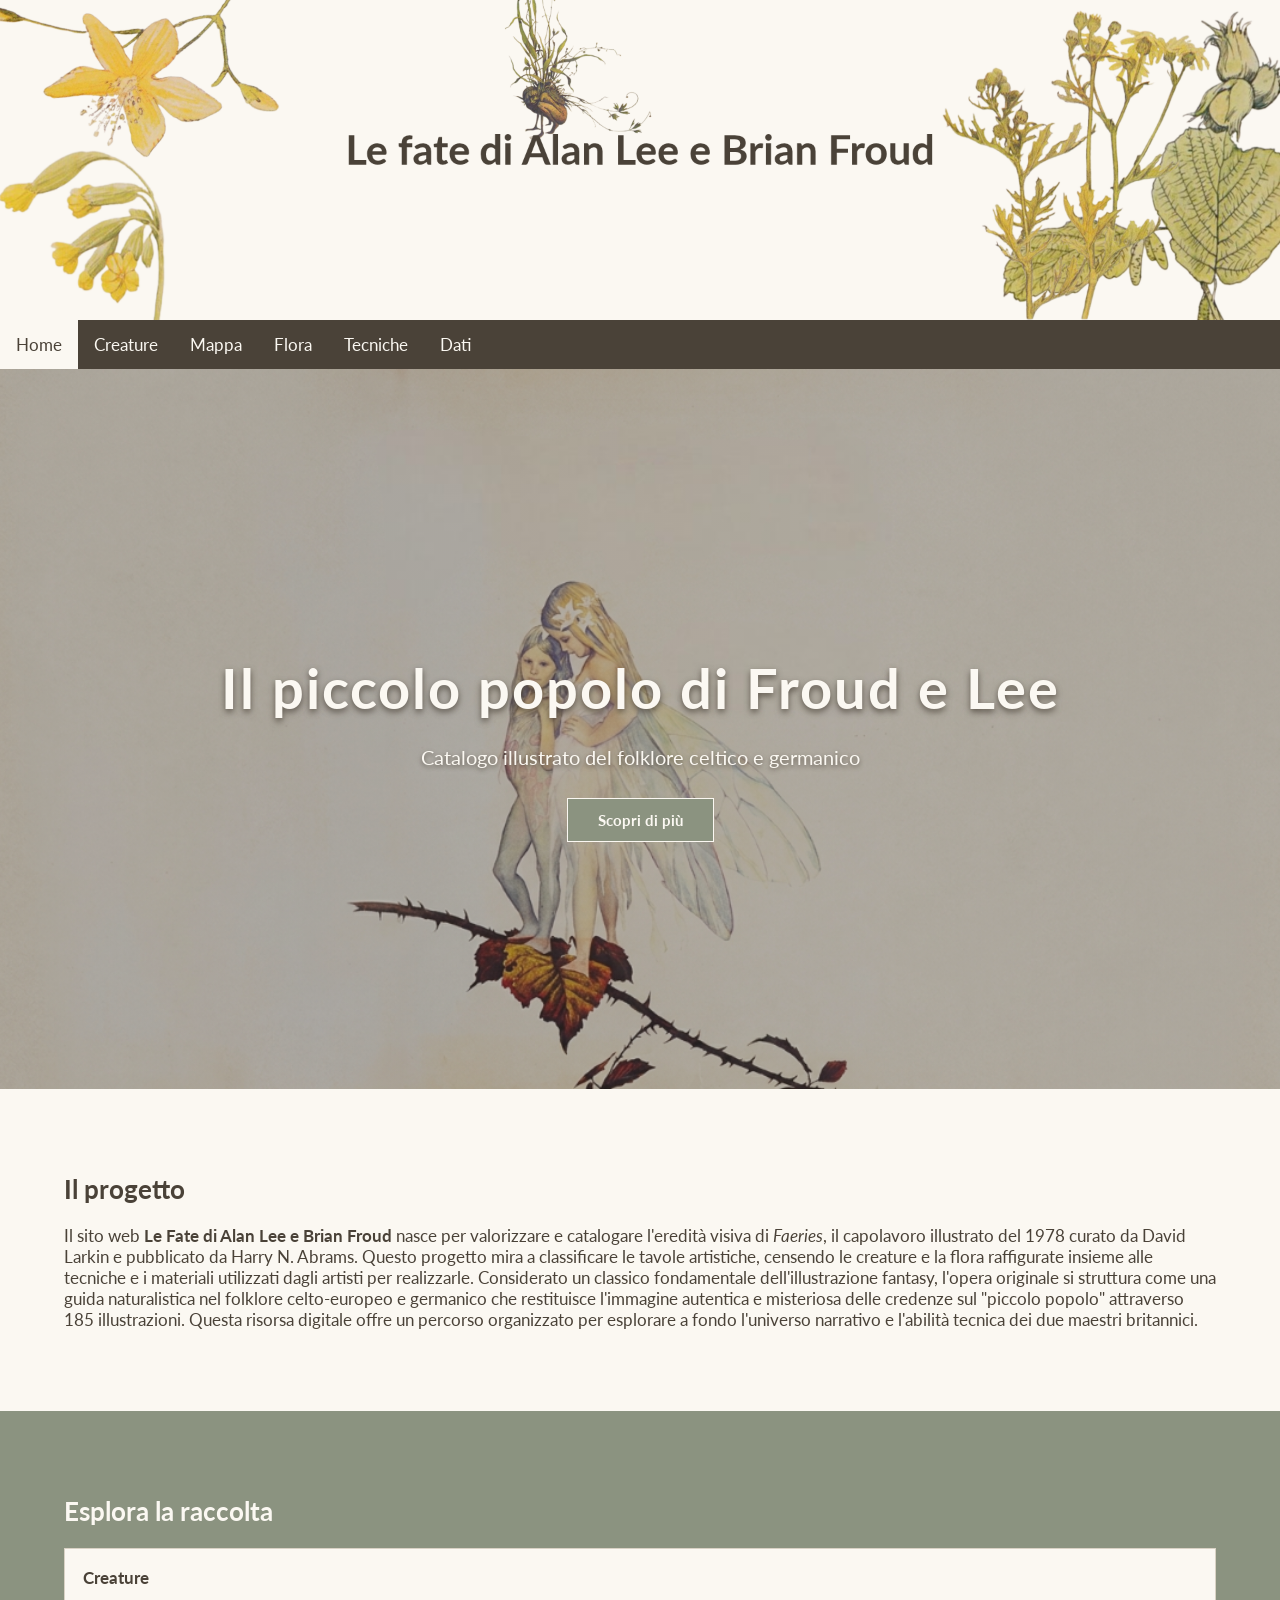
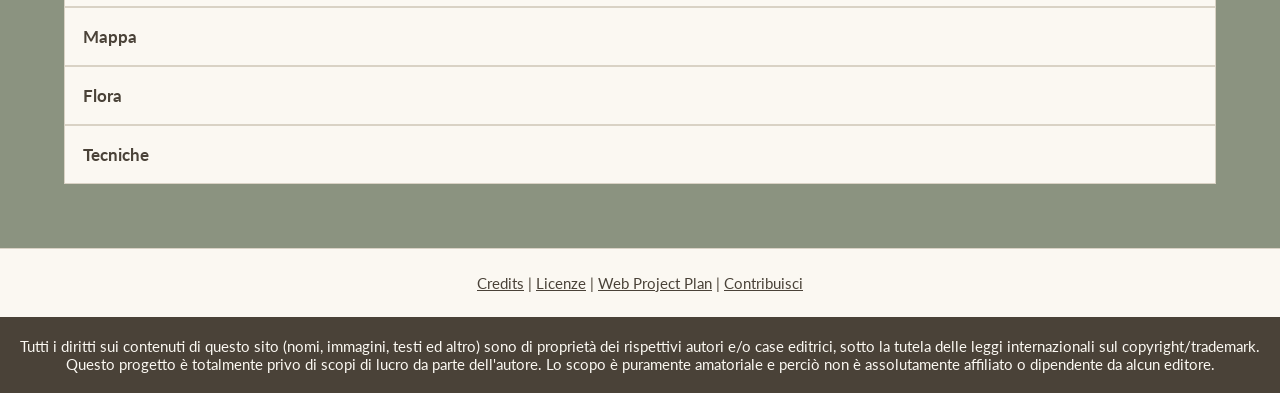
<file: index.html>
<!DOCTYPE html>
<html lang="it">
  <head>
    <title>Le fate di Alan Lee e Brian Froud</title>
    <meta charset="UTF-8" />
    <!-- responsivness -->
    <meta name="viewport" content="width=device-width, initial-scale=1" />
    <link rel="stylesheet" type="text/css" href="style/style.css" />
    <link rel="stylesheet" href="https://cdnjs.cloudflare.com/ajax/libs/font-awesome/4.7.0/css/font-awesome.min.css">
    <link rel="schema.DC" href="http://purl.org/dc/elements/1.1/" />
    <meta name="DC.Title" content="Le fate di Alan Lee e Brian Froud" />
    <meta name="DC.Creator" content="Ilaria Macchia" />
    <meta name="DC.Subject" content="Faeries, Alan Lee, Brian Froud, Illustrazioni, Tassonomia fantastica" />
    <meta name="DC.Description" content="Un sito web contenente le 185 illustrazioni del libro 'Fate' ('Faeries' in originale) di Alan Lee e Brian Froud." />
    <meta name="DC.Publisher" content="Github Pages" />
    <meta name="DC.Date" content="10-2026" />
    <meta name="DC.Type" content="InteractiveResource" />
    <meta name="DC.Format" content="text/html" />
    <meta name="DC.Source" content="Lee, Alan; Froud, Brian. Faeries. New York : Harry N. Abrams, Inc., 1978 (ISBN: 978-0-8109-0901-4)" />
    <meta name="DC.Language" content="it" />
    <meta name="DC.Rights" content="Progetto amatoriale senza scopo di lucro.">
  </head>
  <body>
   <header>
     <div class="header">
        <a href="index.html" title="Vai alla home">
        <img src="img/layout/header.png" class="center responsive" alt="Piante e creatura presenti nell'opera"></a>
      </div>
   </header>
    <nav>
      <div class="topnav">
        <a href="#" class="active" title="Vai alla home">Home</a>
        <a href="list-items.html" title="Vai al catalogo delle creature">Creature</a>
        <a href="mappa.html" title="Vai alla mappa">Mappa</a>
        <a href="#" title="Vai al catalogo della flora">Flora</a>
        <a href="#" title="Vai al catalogo delle tecniche e dei materiali">Tecniche</a>
        <a href="dati.html" title="Vai alla pagina dei dati">Dati</a>
      </div>
    </nav>
     <div class="hero-image">
      <div class="hero-text">
        <h1>Il piccolo popolo di Froud e Lee</h1>
        <p>Catalogo illustrato del folklore celtico e germanico</p>
        <a href="https://en.wikipedia.org/wiki/Faeries_(book)" class="btn default" title="Scopri di più sull'opera" target="_blank">Scopri di più</a>
      </div>
    </div>
    <section>
    <div class="row bg-white" id="scopri-di-piu">
      <div class="column">
        <h2>Il progetto</h2>
        <p>
          Il sito web <b>Le Fate di Alan Lee e Brian Froud</b> nasce per valorizzare e catalogare l'eredità visiva di <i>Faeries</i>, il capolavoro illustrato del 1978 curato da David Larkin e pubblicato da Harry N. Abrams. Questo progetto mira a classificare le tavole artistiche, censendo le creature e la flora raffigurate insieme alle tecniche e i materiali utilizzati dagli artisti per realizzarle. Considerato un classico fondamentale dell'illustrazione fantasy, l'opera originale si struttura come una guida naturalistica nel folklore celto-europeo e germanico che restituisce l'immagine autentica e misteriosa delle credenze sul "piccolo popolo" attraverso 185 illustrazioni. Questa risorsa digitale offre un percorso organizzato per esplorare a fondo l'universo narrativo e l'abilità tecnica dei due maestri britannici.
        </p>
      </div>
    </div>
  </section>
    <section>
    <div class="row bg-green">
      <div class="column">
        <h2 class="txt-light">Esplora la raccolta</h2>
        <!-- accordion -->
        <!-- creature -->
        <button class="accordion"><b>Creature</b></button>
        <div class="panel">
          <p>Esplora il catalogo delle creature leggendarie.</p>
          <a href="list-items.html" class="btn default" title="Vai al catalogo delle creature">Vai al catalogo delle creature</a>
        </div>
        <!-- luoghi -->
        <button class="accordion"><b>Mappa</b></button>
        <div class="panel">
          <p>Naviga attraverso i luoghi geografici del folklore celtico e germanico (Irlanda, Scozia, Inghilterra, Galles, Germania e Isola di Man).</p>
          <a href="mappa.html" class="btn default" title="Vai alla mappa">Vai alla mappa</a> 
        </div>
        <!-- flora -->
        <button class="accordion"><b>Flora</b></button>
        <div class="panel">
          <p>Esplora la sezione dedicata alle piante magiche, agli alberi, ai fiori e ai funghi fatati descritti nel volume.</p>
          <a href="#" class="btn default" title="Vai al catalogo della flora">Vai al catalogo della flora</a>
        </div>
        <!-- tecniche di disegno -->
        <button class="accordion"><b>Tecniche</b></button>
        <div class="panel">
          <p>Approfondisci le tecniche e i materiali impiegati nella realizzazione delle illustrazioni dell'opera.</p>
          <a href="#" class="btn default" title="Vai al catalogo delle tecniche e dei materiali">Vai al catalogo delle tecniche e dei materiali</a>
        </div>
      </div>
    </div>
    </section>
    <!-- footer -->
    <footer>
    <div class="footer">
      <p><a href="#" title="Credits">Credits</a>  |  <a href="#" title="Licenze">Licenze</a> |  <a href="wpp.html" title="Piano di progetto">Web Project Plan</a> | <a href="#" title="Contribuisci">Contribuisci</a></p>
    </div>
    <div class="copyright">
      <p>Tutti i diritti sui contenuti di questo sito (nomi, immagini, testi ed altro) sono di proprietà dei rispettivi autori e/o case editrici, sotto la tutela delle leggi internazionali sul copyright/trademark.

      Questo progetto è totalmente privo di scopi di lucro da parte dell'autore. Lo scopo è puramente amatoriale e perciò non è assolutamente affiliato o dipendente da alcun editore.</p>
    </div>
  </footer>
    <!-- script -->
    <script src="js/main.js"></script>
  </body>
</html>
</file>
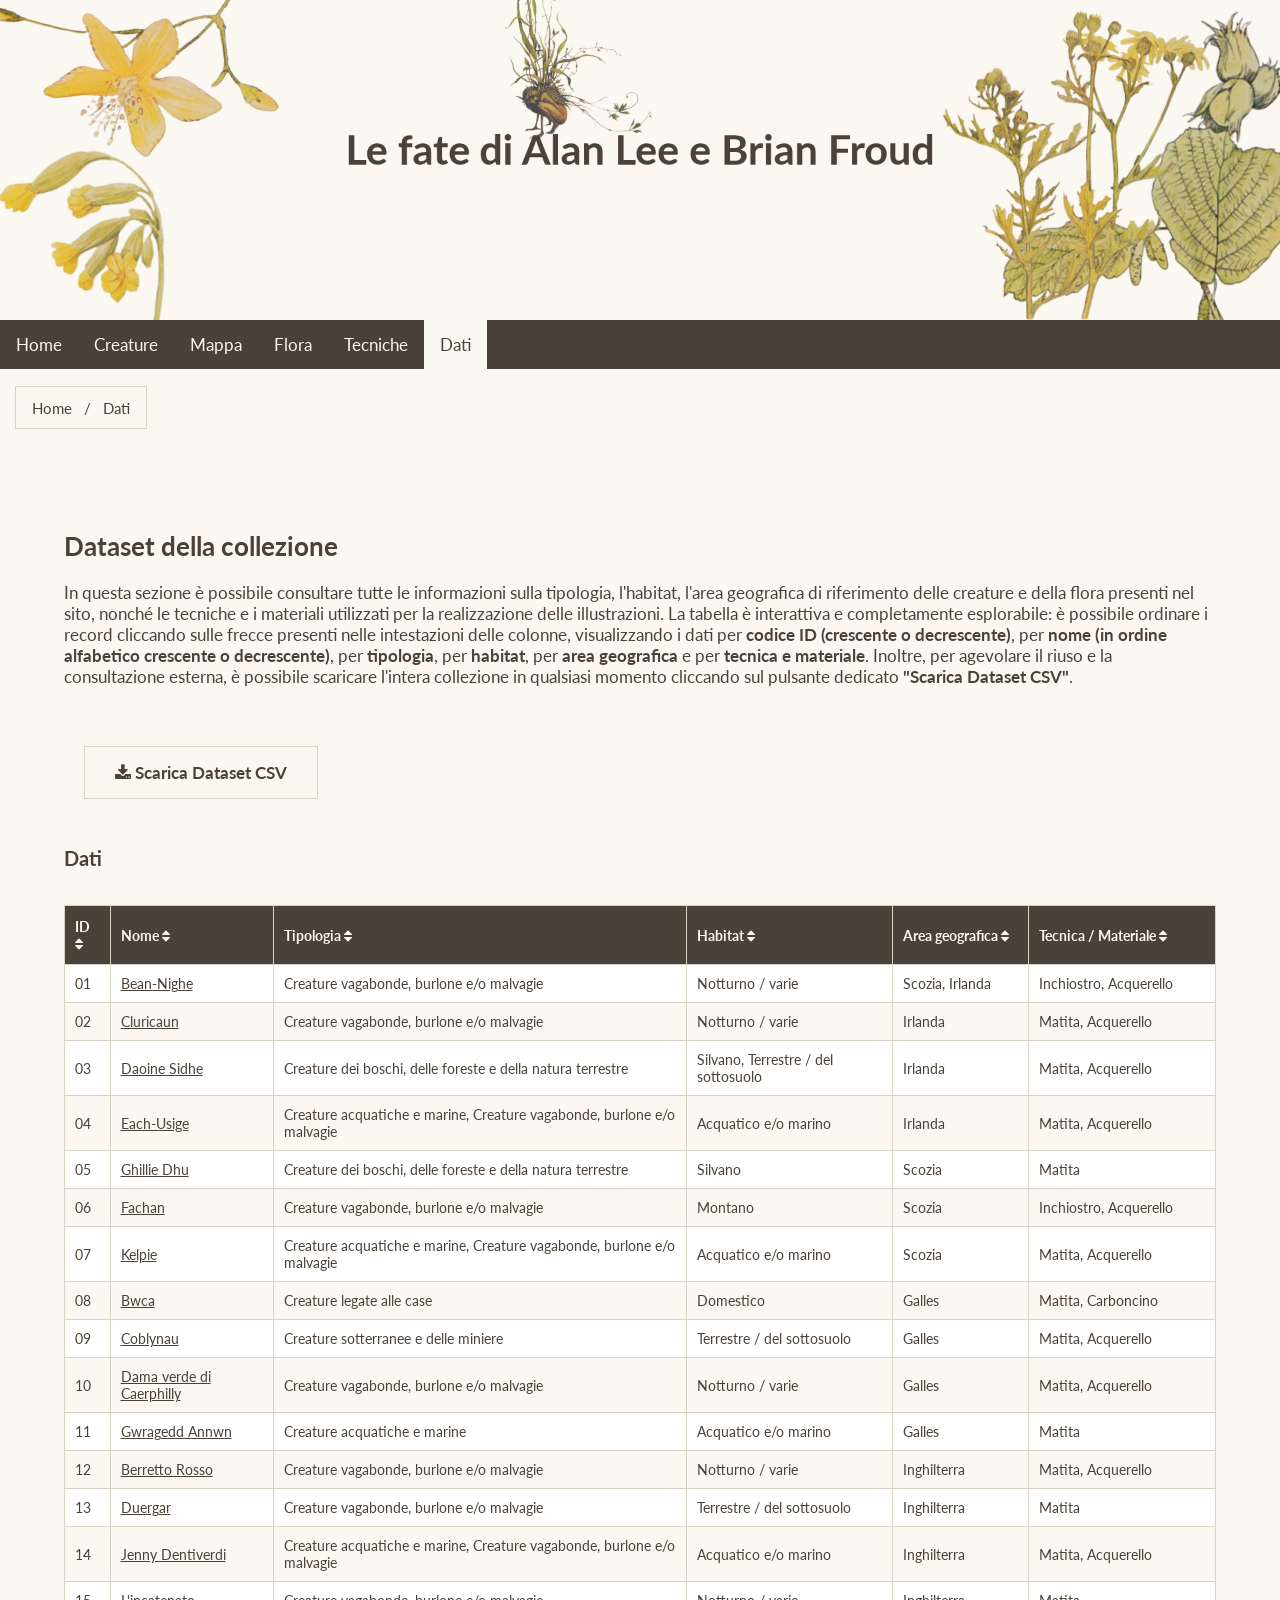
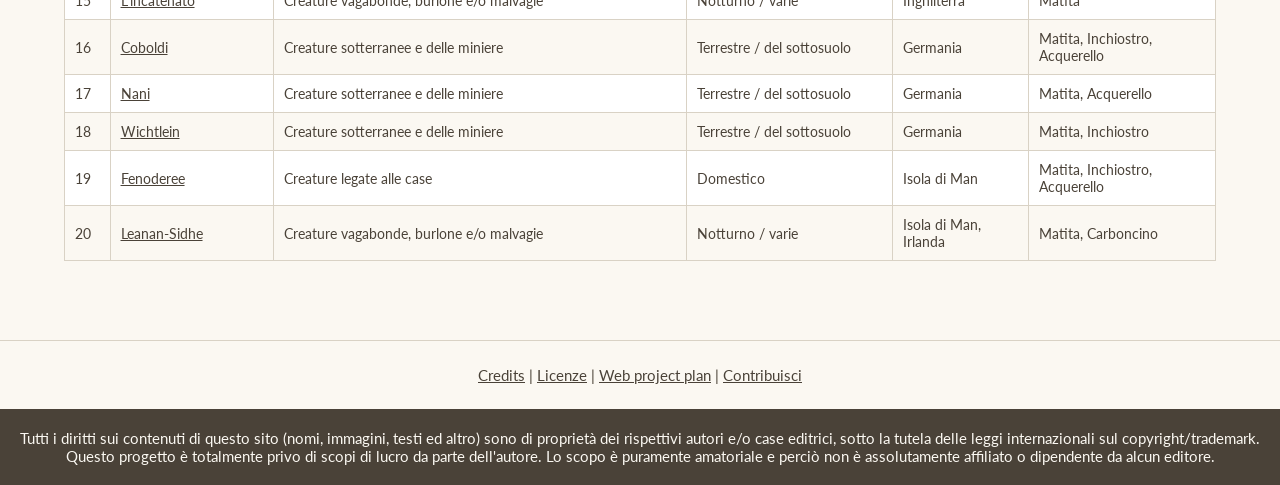
<file: dati.html>
<!DOCTYPE html>
<html lang="it">
  <head>
    <title>Le fate di Alan Lee e Brian Froud</title>
    <meta charset="utf-8" />
    <meta name="viewport" content="width=device-width, initial-scale=1" />
    <link rel="stylesheet" type="text/css" href="style/style.css" />
    <link rel="stylesheet" href="https://cdnjs.cloudflare.com/ajax/libs/font-awesome/4.7.0/css/font-awesome.min.css" />
    
    <!-- Dublin Core Metadata -->
    <link rel="schema.DC" href="http://purl.org/dc/elements/1.1/" />
    <meta name="DC.Title" content="Le fate di Alan Lee e Brian Froud" />
    <meta name="DC.Creator" content="Ilaria Macchia" />
    <meta name="DC.Subject" content="Faeries, Alan Lee, Brian Froud, Illustrazioni, Tassonomia fantastica" />
    <meta name="DC.Description" content="Un sito web contenente le 185 illustrazioni del libro 'Fate' ('Faeries' in originale) di Alan Lee e Brian Froud." />
    <meta name="DC.Publisher" content="Github Pages" />
    <meta name="DC.Date" content="10-2026" />
    <meta name="DC.Type" content="InteractiveResource" />
    <meta name="DC.Format" content="text/html" />
    <meta name="DC.Source" content="Lee, Alan; Froud, Brian. Faeries. New York : Harry N. Abrams, Inc., 1978 (ISBN: 978-0-8109-0901-4)" />
    <meta name="DC.Language" content="it" />
    <meta name="DC.Rights" content="Progetto amatoriale senza scopo di lucro." />
  </head>
  <body>
    <!-- header -->
    <header>
      <div class="header">
        <a href="index.html" title="Vai alla home">
        <img src="img/layout/header.png" class="center responsive" alt="Piante e creature presenti nell'opera"></a>
      </div>
    </header>
    
    <!-- navigation bar -->
    <nav>
      <div class="topnav">
        <a href="index.html" title="Vai alla home">Home</a>
        <a href="list-items.html" title="Vai al catalogo delle creature">Creature</a>
        <a href="mappa.html" title="Vai alla mappa">Mappa</a>
        <a href="#" title="Vai al catalogo della flora">Flora</a>
        <a href="#" title="Vai al catalogo delle tecniche e dei materiali">Tecniche</a>
        <a href="dati.html" class="active" title="Vai alla pagina dei dati">Dati</a>
      </div>
    </nav>
      <div>
          <ul class="breadcrumb">
            <li><a href="index.html" title="Vai alla home">Home</a></li>
            <li>Dati</li>
          </ul>
        </div>
      <div class="row">
      <div class="column">
        <h2>Dataset della collezione</h2>
        <p>
          In questa sezione è possibile consultare tutte le informazioni sulla tipologia, l'habitat, l'area geografica di riferimento delle creature e della flora presenti nel sito, nonché le tecniche e i materiali utilizzati per la realizzazione delle illustrazioni. La tabella è interattiva e completamente esplorabile: è possibile ordinare i record cliccando sulle frecce presenti nelle intestazioni delle colonne, visualizzando i dati per <b>codice ID (crescente o decrescente)</b>, per <b>nome (in ordine alfabetico crescente o decrescente)</b>, per <b>tipologia</b>, per <b>habitat</b>, per <b>area geografica</b> e per <b>tecnica e materiale</b>. Inoltre, per agevolare il riuso e la consultazione esterna, è possibile scaricare l'intera collezione in qualsiasi momento cliccando sul pulsante dedicato <b>"Scarica Dataset CSV"</b>.
        </p>
        
        <!-- pulsante download con css dedicata -->
        <p class="download-btn-container">
          <a href="download/dataset.csv" download="dataset.csv" class="btn bg-salvia bold" title="Scarica Dataset CSV">
            <i class="fa fa-download"></i> Scarica Dataset CSV
          </a>
        </p>  
        <!-- tabella -->
        <h3>Dati</h3>
        <div class="table-responsive-container">
          <table class="data-table" id="datasetTable">
            <thead>
              <tr>
                <th onclick="sortTable(0)">ID <i class="fa fa-sort"></i>
                </th>
                <th onclick="sortTable(1)">Nome <i class="fa fa-sort"></i></th>
                <th onclick="sortTable(2)">Tipologia <i class="fa fa-sort"></i></th>
                <th onclick="sortTable(3)">Habitat <i class="fa fa-sort"></i></th>
                <th onclick="sortTable(4)">Area geografica <i class="fa fa-sort"></i></th>
                <th onclick="sortTable(5)">Tecnica / Materiale <i class="fa fa-sort"></i></th>
              </tr>
            </thead>
            <tbody>
              <tr>
                <td>01</td>
                <td><a href="item.html">Bean-Nighe</a></td>
                <td>Creature vagabonde, burlone e/o malvagie</td>
                <td>Notturno / varie</td>
                <td>Scozia, Irlanda</td>
                <td>Inchiostro, Acquerello</td>
              </tr>
              <tr>
                <td>02</td>
                <td><a href="#">Cluricaun</a></td>
                <td>Creature vagabonde, burlone e/o malvagie</td>
                <td>Notturno / varie</td>
                <td>Irlanda</td>
                <td>Matita, Acquerello</td>
              </tr>
              <tr>
                <td>03</td>
                <td><a href="#">Daoine Sidhe</a></td>
                <td>Creature dei boschi, delle foreste e della natura terrestre</td>
                <td>Silvano, Terrestre / del sottosuolo</td>
                <td>Irlanda</td>
                <td>Matita, Acquerello</td>
              </tr>
              <tr>
                <td>04</td>
                <td><a href="#">Each-Usige</a></td>
                <td>Creature acquatiche e marine, Creature vagabonde, burlone e/o malvagie</td>
                <td>Acquatico e/o marino</td>
                <td>Irlanda</td>
                <td>Matita, Acquerello</td>
              </tr>
              <tr>
                <td>05</td>
                <td><a href="#">Ghillie Dhu</a></td>
                <td>Creature dei boschi, delle foreste e della natura terrestre</td>
                <td>Silvano</td>
                <td>Scozia</td>
                <td>Matita</td>
              </tr>
              <tr>
                <td>06</td>
                <td><a href="#">Fachan</a></td>
                <td>Creature vagabonde, burlone e/o malvagie</td>
                <td>Montano</td>
                <td>Scozia</td>
                <td>Inchiostro, Acquerello</td>
              </tr>
              <tr>
                <td>07</td>
                <td><a href="#">Kelpie</a></td>
                <td>Creature acquatiche e marine, Creature vagabonde, burlone e/o malvagie</td>
                <td>Acquatico e/o marino</td>
                <td>Scozia</td>
                <td>Matita, Acquerello</td>
              </tr>
              <tr>
                <td>08</td>
                <td><a href="#">Bwca</a></td>
                <td>Creature legate alle case</td>
                <td>Domestico</td>
                <td>Galles</td>
                <td>Matita, Carboncino</td>
              </tr>
              <tr>
                <td>09</td>
                <td><a href="#">Coblynau</a></td>
                <td>Creature sotterranee e delle miniere</td>
                <td>Terrestre / del sottosuolo</td>
                <td>Galles</td>
                <td>Matita, Acquerello</td>
              </tr>
              <tr>
                <td>10</td>
                <td><a href="#">Dama verde di Caerphilly</a></td>
                <td>Creature vagabonde, burlone e/o malvagie</td>
                <td>Notturno / varie</td>
                <td>Galles</td>
                <td>Matita, Acquerello</td>
              </tr>
              <tr>
                <td>11</td>
                <td><a href="#">Gwragedd Annwn</a></td>
                <td>Creature acquatiche e marine</td>
                <td>Acquatico e/o marino</td>
                <td>Galles</td>
                <td>Matita</td>
              </tr>
              <tr>
                <td>12</td>
                <td><a href="#">Berretto Rosso</a></td>
                <td>Creature vagabonde, burlone e/o malvagie</td>
                <td>Notturno / varie</td>
                <td>Inghilterra</td>
                <td>Matita, Acquerello</td>
              </tr>
              <tr>
                <td>13</td>
                <td><a href="#">Duergar</a></td>
                <td>Creature vagabonde, burlone e/o malvagie</td>
                <td>Terrestre / del sottosuolo</td>
                <td>Inghilterra</td>
                <td>Matita</td>
              </tr>
              <tr>
                <td>14</td>
                <td><a href="#">Jenny Dentiverdi</a></td>
                <td>Creature acquatiche e marine, Creature vagabonde, burlone e/o malvagie</td>
                <td>Acquatico e/o marino</td>
                <td>Inghilterra</td>
                <td>Matita, Acquerello</td>
              </tr>
              <tr>
                <td>15</td>
                <td><a href="#">L'incatenato</a></td>
                <td>Creature vagabonde, burlone e/o malvagie</td>
                <td>Notturno / varie</td>
                <td>Inghilterra</td>
                <td>Matita</td>
              </tr>
              <tr>
                <td>16</td>
                <td><a href="#">Coboldi</a></td>
                <td>Creature sotterranee e delle miniere</td>
                <td>Terrestre / del sottosuolo</td>
                <td>Germania</td>
                <td>Matita, Inchiostro, Acquerello</td>
              </tr>
              <tr>
                <td>17</td>
                <td><a href="#">Nani</a></td>
                <td>Creature sotterranee e delle miniere</td>
                <td>Terrestre / del sottosuolo</td>
                <td>Germania</td>
                <td>Matita, Acquerello</td>
              </tr>
              <tr>
                <td>18</td>
                <td><a href="#">Wichtlein</a></td>
                <td>Creature sotterranee e delle miniere</td>
                <td>Terrestre / del sottosuolo</td>
                <td>Germania</td>
                <td>Matita, Inchiostro</td>
              </tr>
               <tr>
                <td>19</td>
                <td><a href="#">Fenoderee</a></td>
                <td>Creature legate alle case</td>
                <td>Domestico</td>
                <td>Isola di Man</td>
                <td>Matita, Inchiostro, Acquerello</td>
              </tr>
              <tr>
                <td>20</td>
                <td><a href="#">Leanan-Sidhe</a></td>
                <td>Creature vagabonde, burlone e/o malvagie</td>
                <td>Notturno / varie</td>
                <td>Isola di Man, Irlanda</td>
                <td>Matita, Carboncino</td>
              </tr>
            </tbody>
          </table>
        </div>
      </div>
    </div>

    <!-- footer -->
    <footer>
      <div class="footer">
        <p><a href="#" title="Credits">Credits</a> | <a href="#" title="Licenze">Licenze</a> | <a href="wpp.html" title="Piano di progetto">Web project plan</a> | <a href="#" title="Contribuisci">Contribuisci</a></p>
      </div>
      <div class="copyright">
        <p>Tutti i diritti sui contenuti di questo sito (nomi, immagini, testi ed altro) sono di proprietà dei rispettivi autori e/o case editrici, sotto la tutela delle leggi internazionali sul copyright/trademark.

        Questo progetto è totalmente privo di scopi di lucro da parte dell'autore. Lo scopo è puramente amatoriale e perciò non è assolutamente affiliato o dipendente da alcun editore.</p>
      </div>
    </footer>
    <script src="js/main.js"></script>
  </body>
</html>
</file>
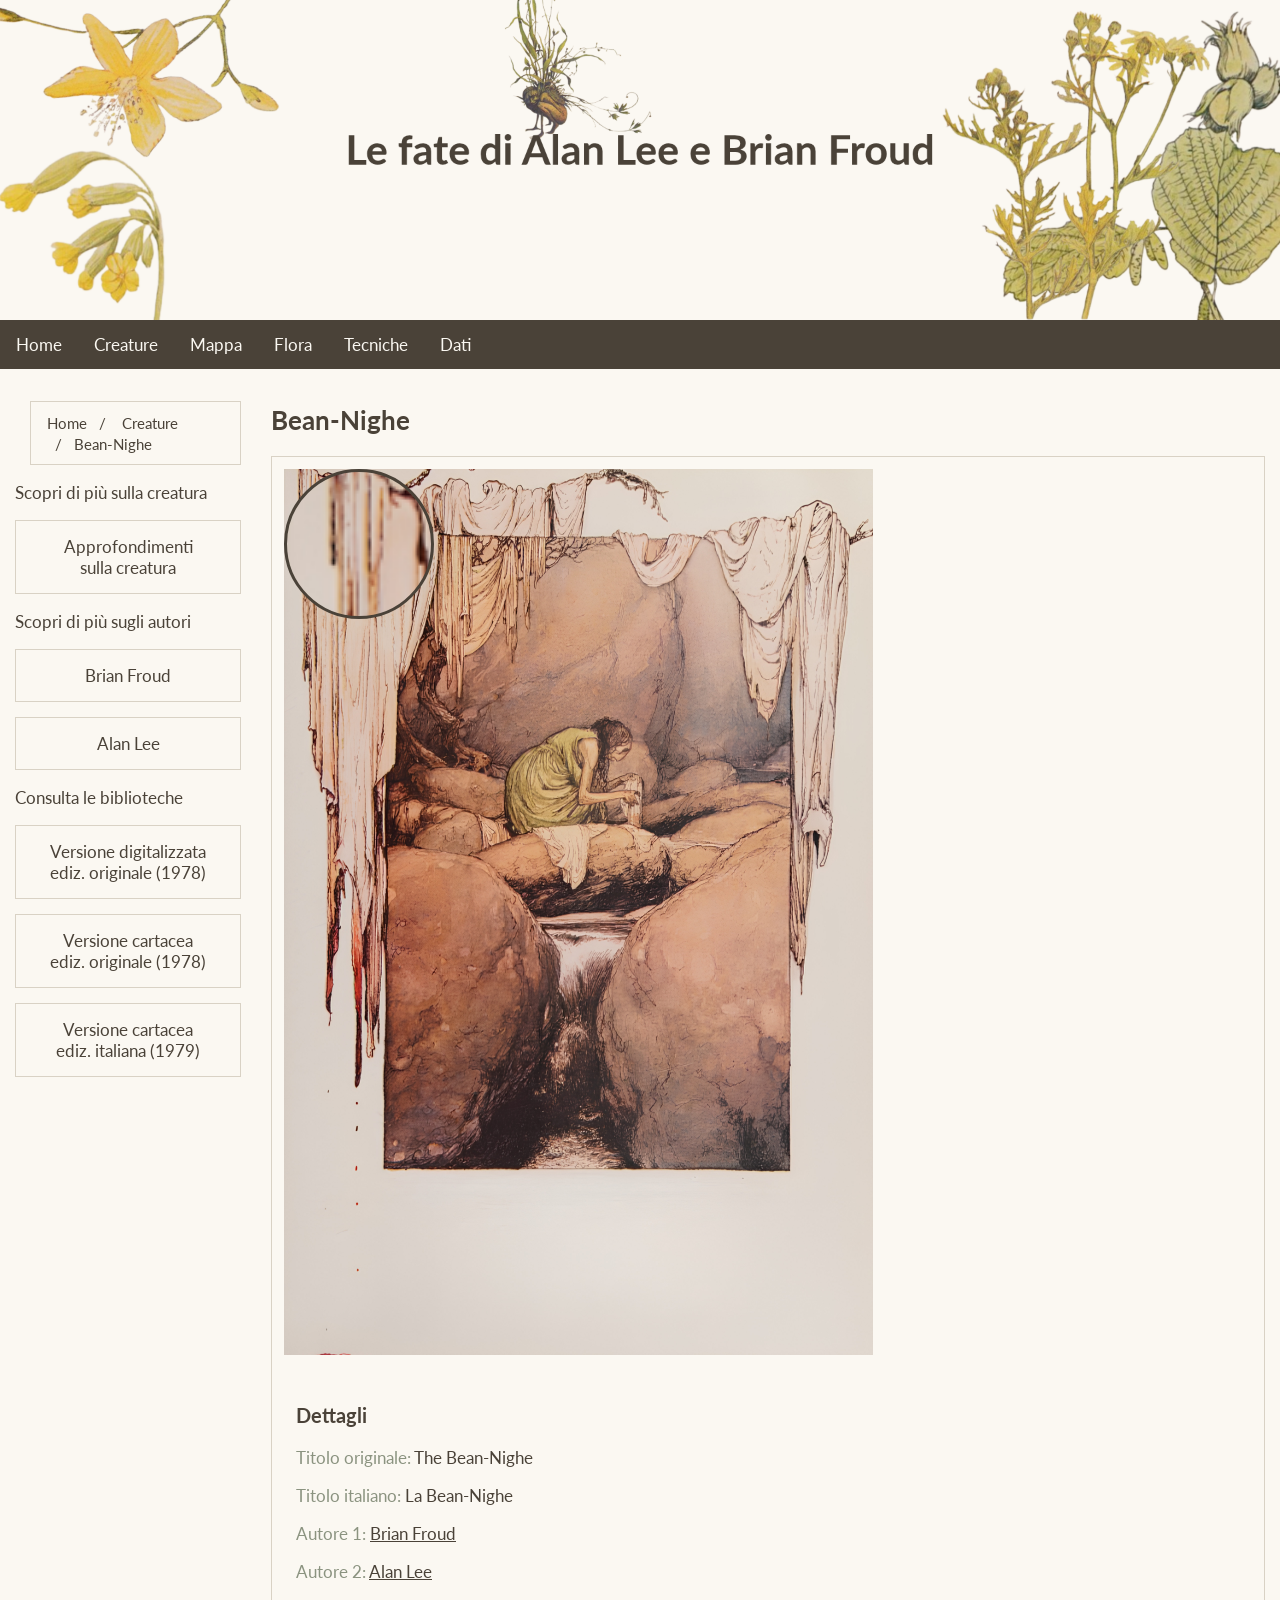
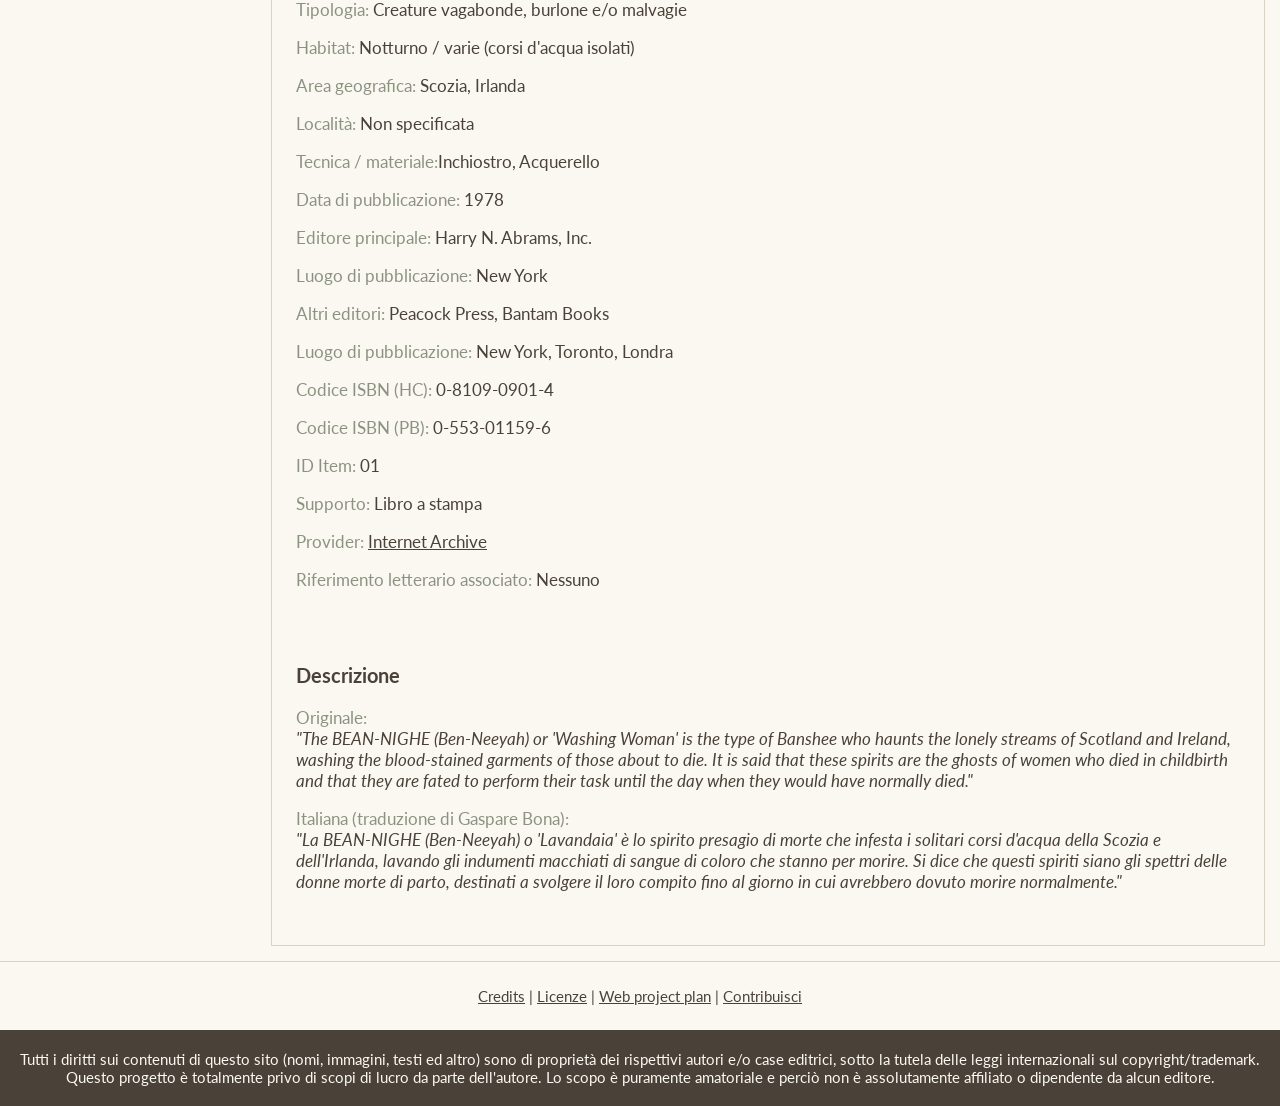
<file: item.html>
<!DOCTYPE html>
<html lang="it">
  <head>
    <title>Le fate di Alan Lee e Brian Froud</title>
    <meta charset="utf-8" />
    <meta name="viewport" content="width=device-width, initial-scale=1" />
    <link rel="stylesheet" type="text/css" href="style/style.css" />
    <link rel="schema.DC" href="http://purl.org/dc/elements/1.1/" />
    <meta name="DC.Title" content="Le fate di Alan Lee e Brian Froud" />
    <meta name="DC.Creator" content="Ilaria Macchia" />
    <meta name="DC.Subject" content="Faeries, Alan Lee, Brian Froud, Illustrazioni, Tassonomia fantastica" />
    <meta name="DC.Description" content="Un sito web contenente le 185 illustrazioni del libro 'Fate' ('Faeries' in originale) di Alan Lee e Brian Froud." />
    <meta name="DC.Publisher" content="Github Pages" />
    <meta name="DC.Date" content="10-2026" />
    <meta name="DC.Type" content="InteractiveResource" />
    <meta name="DC.Format" content="text/html" />
    <meta name="DC.Source" content="Lee, Alan; Froud, Brian. Faeries. New York : Harry N. Abrams, Inc., 1978 (ISBN: 978-0-8109-0901-4)" />
    <meta name="DC.Language" content="it" />
    <meta name="DC.Rights" content="Progetto amatoriale senza scopo di lucro.">
  </head>
  <body>
    <!-- header -->
    <header>
      <div class="header">
        <a href="index.html" title="Vai alla home">
        <img src="img/layout/header.png" class="center responsive" alt="Piante e creatura presenti nell'opera"></a>
      </div>
    </header>
    
    <!-- navigation bar -->
    <nav>
      <div class="topnav">
        <a href="index.html" title="Vai alla home">Home</a>
        <a href="list-items.html" title="Vai al catalogo delle creature">Creature</a>
        <a href="mappa.html" title="Vai alla mappa">Mappa</a>
        <a href="#" title="Vai al catalogo della flora">Flora</a>
        <a href="#" title="Vai al catalogo delle tecniche e dei materiali">Tecniche</a>
        <a href="dati.html" title="Vai alla pagina dei dati">Dati</a>
      </div>
    </nav>

    <!-- two columns grid -->
    <div class="row">
      <!-- left column -->
      <div class="leftcolumn">
        <!-- breadcrumbs -->
        <div>
          <ul class="breadcrumb">
            <li><a href="index.html" title="Vai alla home">Home</a></li>
            <li>
              <a href="list-items.html" title="Vai al catalogo delle creature">Creature</a>
            </li>
            <li>Bean-Nighe</li>
          </ul>
        </div>
        
        <!-- scopri di più sulla creatura del folklore -->
        <div>
          <p>Scopri di più sulla creatura</p>
          <a
            href="https://en.wikipedia.org/wiki/Bean-nighe"
            class="btn bg-green"
            title="Vedi approfondimenti su Bean-nighe su Wikipedia"
            target="_blank">Approfondimenti sulla creatura</a>   
        </div>
        
        <!-- scopri di più sugli autori -->
        <div>
          <p>Scopri di più sugli autori</p>
          <a 
          href="https://en.wikipedia.org/wiki/Brian_Froud" 
          class="btn bg-green" 
          title="Vedi pagina Wikipedia su Brian Froud" target="_blank">Brian Froud</a>
          <a 
          href="https://en.wikipedia.org/wiki/Alan_Lee_(illustrator)" class="btn bg-green" 
          title="Vedi pagina Wikipedia su Alan Lee" target="_blank">Alan Lee</a>  
        </div>

        <!-- consulta le biblioteche / fonti -->
        <div>
            <p>Consulta le biblioteche</p>
            <a 
            href="https://archive.org/details/faeries0000bria/page/n117/mode/2up" 
            class="btn bg-green" 
            title="Vai a Internet Archive" target="_blank">Versione digitalizzata ediz. originale (1978)</a>
            <a 
            href="https://opac.sbn.it/risultati-ricerca-avanzata/-/opac-adv/index/4/ITICCUUBO2522072?monocampo=faeries+alan+lee+brian+froud" 
            class="btn bg-green" 
            title="Vai alle biblioteche SBN" target="_blank">Versione cartacea ediz. originale (1978)</a>
            <a href="https://opac.sbn.it/risultati-ricerca-avanzata/-/opac-adv/index/8/ITICCUTO00633293?monocampo=faeries+alan+lee+brian+froud" 
            class="btn bg-green" 
            title="Vai alle biblioteche SBN" target="_blank">Versione cartacea ediz. italiana (1979)</a>
        </div>
      </div>

      <!-- right column -->
      <div class="rightcolumn">
        <h2>Bean-Nighe</h2>
        <div class="border-section">
          <div class="img-magnifier-container">
            <img 
              id="itemImage"
              src="img/illustrazioni/irlanda/bean-nighe_hq.png"
              class="responsive img-item"
              alt="Illustrazione della Bean-Nighe"
              title="Illustrazione della Bean-Nighe">
          </div>
          <!-- metadati Dublin Core -->
          <div class="bg-white metadata pd-12">
            <h3>Dettagli</h3>
            <p><span class="dc.title">Titolo originale:</span> The Bean-Nighe</p>
            <p><span class="dc.title">Titolo italiano:</span> La Bean-Nighe</p>
            <p><span class="dc.creator">Autore 1:</span> <a href="https://en.wikipedia.org/wiki/Brian_Froud" target="_blank" title="Pagina Wikipedia su Brian Froud">Brian Froud</a></p>
            <p><span class="dc.creator">Autore 2:</span> <a href="https://en.wikipedia.org/wiki/Alan_Lee_(illustrator)" target="_blank" title="Pagina Wikipedia su Alan Lee">Alan Lee</a></p>
            <p><span class="dc.type">Tipologia:</span> Creature vagabonde, burlone e/o malvagie</p>
            <p><span class="dc.subject">Habitat:</span> Notturno / varie (corsi d'acqua isolati)</p>
            <p><span class="dc.coverage">Area geografica:</span> Scozia, Irlanda</p>
            <p><span class="dc.coverage">Località:</span> Non specificata</p>
            <p><span class="dc.format">Tecnica / materiale:</span>Inchiostro, Acquerello</p>
            <p><span class="dc.date">Data di pubblicazione:</span> 1978</p>
            <p><span class="dc.publisher">Editore principale:</span> Harry N. Abrams, Inc.</p>
            <p><span class="dc.coverage">Luogo di pubblicazione:</span> New York</p>
            <p><span class="dc.publisher">Altri editori:</span> Peacock Press, Bantam Books</p>
            <p><span class="dc.coverage">Luogo di pubblicazione:</span> New York, Toronto, Londra</p>
            <p><span class="dc.identifier">Codice ISBN (HC):</span> 0-8109-0901-4</p>
            <p><span class="dc.identifier">Codice ISBN (PB):</span> 0-553-01159-6</p>
            <p><span class="dc.identifier">ID Item:</span> 01</p>
            <p><span class="dc.format">Supporto:</span> Libro a stampa</p>
            <p><span class="dc.format">Provider:</span> <a href="https://archive.org/details/faeries0000bria/page/n118/mode/1up" target="_blank" title="Visualizza su Internet Archive">Internet Archive</a></p>
            <p><span class="dc.relation">Riferimento letterario associato:</span> Nessuno</p>
          </div>
          <!-- descrizione bilingue -->
          <div class="bg-white metadata pd-12">
            <h3 class="dc.description">Descrizione</h3>
            <p><span class="dc.description">Originale:</span><br>
            <em>"The BEAN-NIGHE (Ben-Neeyah) or 'Washing Woman' is the type of Banshee who haunts the lonely streams of Scotland and Ireland, washing the blood-stained garments of those about to die. 
            
            It is said that these spirits are the ghosts of women who died in childbirth and that they are fated to perform their task until the day when they would have normally died."</em></p>
            
            <p><span class="dc.description">Italiana (traduzione di Gaspare Bona):</span><br>
            <em>"La BEAN-NIGHE (Ben-Neeyah) o 'Lavandaia' è lo spirito presagio di morte che infesta i solitari corsi d'acqua della Scozia e dell'Irlanda, lavando gli indumenti macchiati di sangue di coloro che stanno per morire. 

            Si dice che questi spiriti siano gli spettri delle donne morte di parto, destinati a svolgere il loro compito fino al giorno in cui avrebbero dovuto morire normalmente."</em></p>
          </div>
        </div>
      </div>
    </div>

    <!-- footer -->
    <footer>
      <div class="footer">
        <p><a href="#" title="Credits">Credits</a> | <a href="#" title="Licenze">Licenze</a> | <a href="wpp.html" title="Piano di progetto">Web project plan</a> | <a href="#" title="Contribuisci">Contribuisci</a></p>
      </div>
      <div class="copyright">
        <p>Tutti i diritti sui contenuti di questo sito (nomi, immagini, testi ed altro) sono di proprietà dei rispettivi autori e/o case editrici, sotto la tutela delle leggi internazionali sul copyright/trademark.

        Questo progetto è totalmente privo di scopi di lucro da parte dell'autore. Lo scopo è puramente amatoriale e perciò non è assolutamente affiliato o dipendente da alcun editore.
        </p>
      </div>
    </footer>

    <!-- script -->
    <script src="js/main.js"></script>
  </body>
</html>
</file>
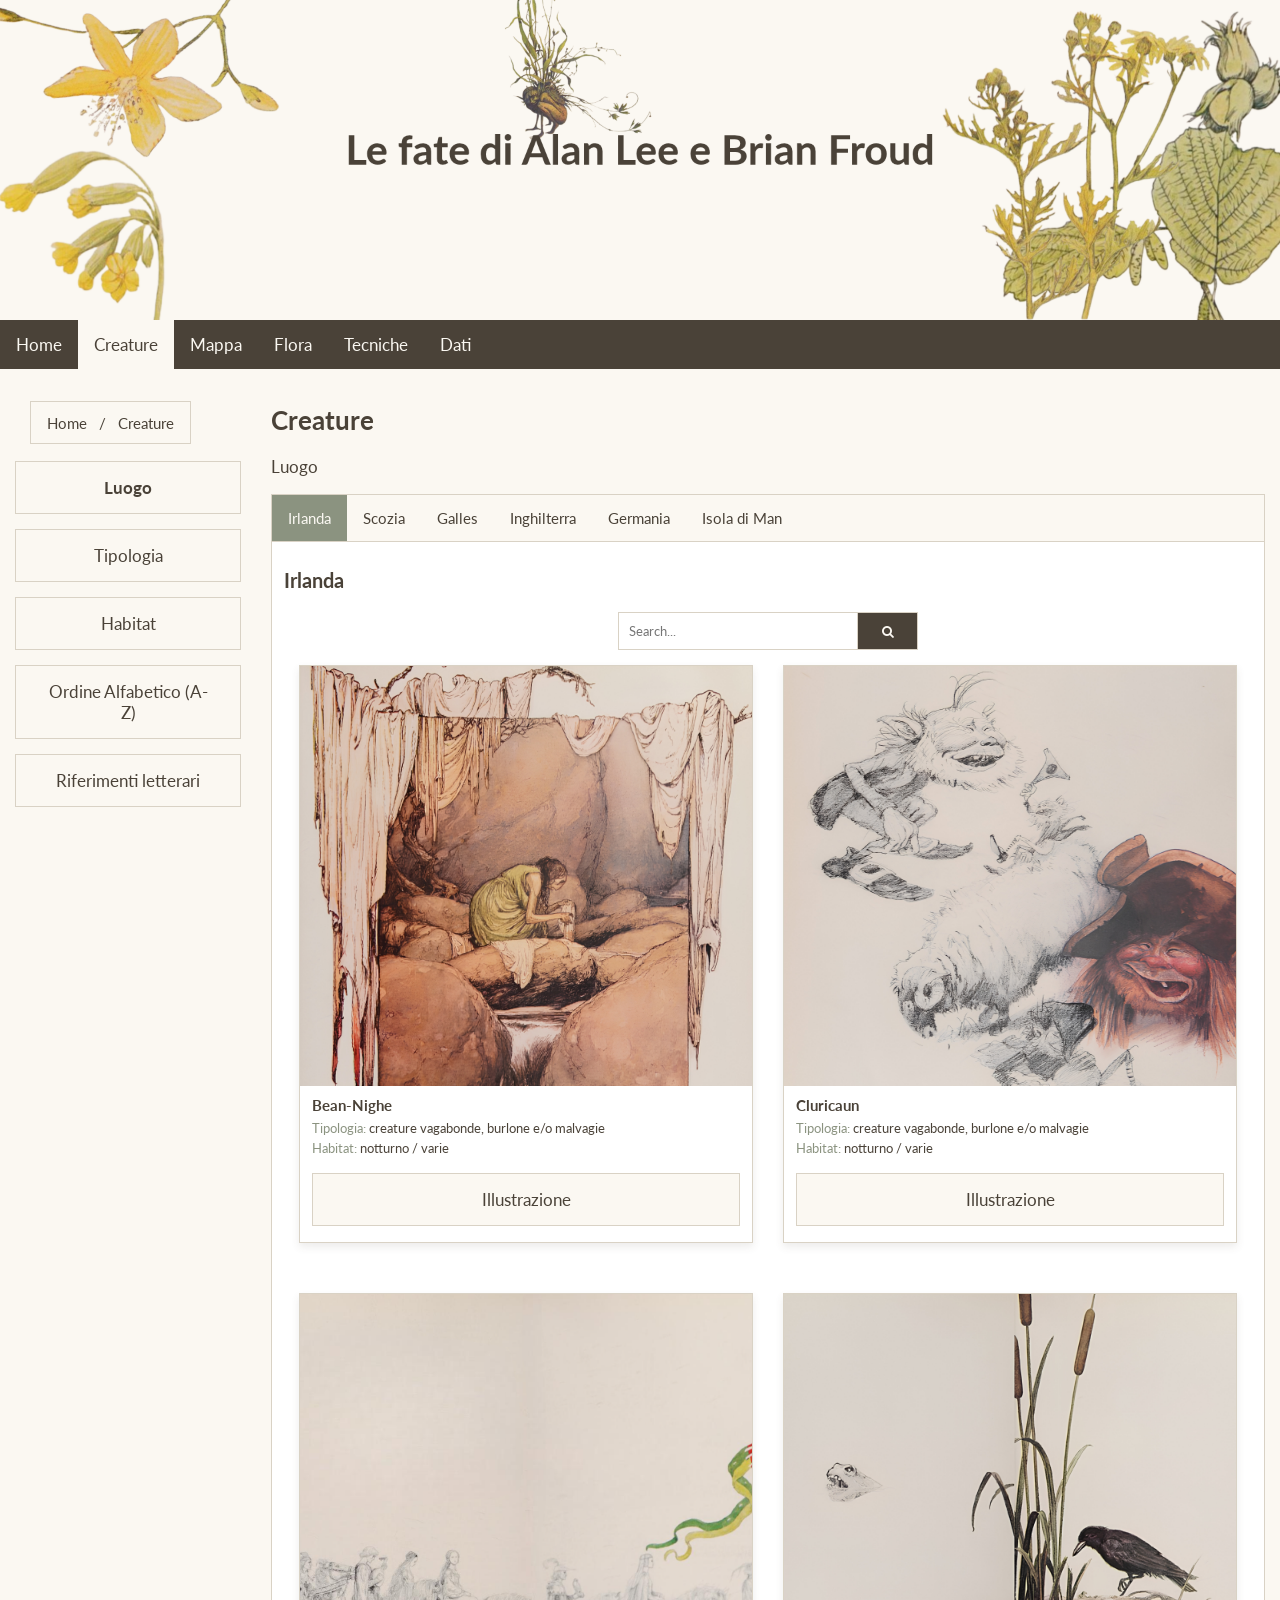
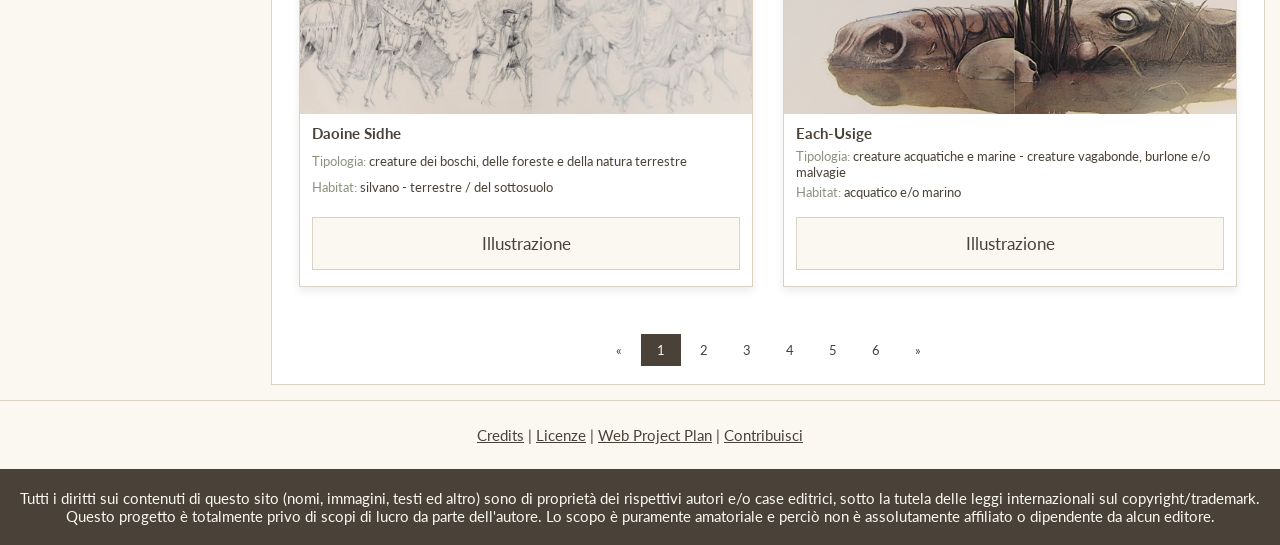
<file: list-items.html>
<!DOCTYPE html>
<html lang="it">
  <head>
    <title>Le fate di Alan Lee e Brian Froud</title>
    <meta charset="utf-8" />
    <meta name="viewport" content="width=device-width, initial-scale=1" />
    <!-- css -->
    <link rel="stylesheet" type="text/css" href="style/style.css" />
    <!-- icons -->
    <link rel="stylesheet" href="https://cdnjs.cloudflare.com/ajax/libs/font-awesome/4.7.0/css/font-awesome.min.css"/>
    <link rel="schema.DC" href="http://purl.org/dc/elements/1.1/" />
    <meta name="DC.Title" content="Le fate di Alan Lee e Brian Froud" />
    <meta name="DC.Creator" content="Ilaria Macchia" />
    <meta name="DC.Subject" content="Faeries, Alan Lee, Brian Froud, Illustrazioni, Tassonomia fantastica" />
    <meta name="DC.Description" content="Un sito web contenente le 185 illustrazioni del libro 'Fate' ('Faeries' in originale) di Alan Lee e Brian Froud." />
    <meta name="DC.Publisher" content="Github Pages" />
    <meta name="DC.Date" content="10-2026" />
    <meta name="DC.Type" content="InteractiveResource" />
    <meta name="DC.Format" content="text/html" />
    <meta name="DC.Source" content="Lee, Alan; Froud, Brian. Faeries. New York : Harry N. Abrams, Inc., 1978 (ISBN: 978-0-8109-0901-4)" />
    <meta name="DC.Language" content="it" />
    <meta name="DC.Rights" content="Progetto amatoriale senza scopo di lucro.">
  </head>
  <body>
    <!-- header -->
    <header>
      <div class="header">
         <a href="index.html" title="Vai alla home">
         <img src="img/layout/header.png" class="center responsive" alt="Piante e creatura presenti nell'opera"></a>
      </div>
  </header>
    <!-- navigation bar -->
    <nav>
      <div class="topnav">
        <a href="index.html" title="Vai alla home">Home</a>
        <a href="#" class="active" title="Vai al catalogo delle creature">Creature</a>
        <a href="mappa.html" title="Vai alla mappa">Mappa</a>
        <a href="#" title="Vai al catalogo della flora">Flora</a>
        <a href="#" title="Vai al catalogo delle tecniche e dei materiali">Tecniche</a>
        <a href="dati.html" title="Vai alla pagina dei dati">Dati</a>
      </div>
    </nav>
    <!-- two columns grid -->
    <div class="row">
      <!-- left column -->
      <div class="leftcolumn">
        <!-- breadcrumbs -->
        <div>
          <ul class="breadcrumb">
            <li><a href="index.html" title="Vai alla home">Home</a></li>
            <li>Creature</li>
          </ul>
        </div>
        <!-- filters -->
        <div>
          <a href="#" class="btn default bold" title="In ordine di luogo geografico">Luogo</a>
          <a href="#" class="btn bg-brown" title="In ordine di tipologia">Tipologia</a>
          <a href="#" class="btn bg-brown" title="In ordine di habitat o elemento naturale associato">Habitat</a>
          <a href="#" class="btn bg-brown" title="In ordine alfabetico dalla A alla Z">Ordine Alfabetico (A-Z)</a>
          <a href="#" class="btn bg-brown" title="In ordine di riferimenti letterari associati">Riferimenti letterari</a>
        </div>
      </div>
      <!-- right column -->
      <div class="rightcolumn">
        <h2>Creature</h2> 
        <p>Luogo</p>
        <!-- tabs -->
        <div class="tab">
          <button class="tablinks" id="defaultOpen" onclick="openCity(event, 'irlanda')">Irlanda</button>
          <button class="tablinks" onclick="openCity(event, 'scozia')">Scozia</button>
          <button class="tablinks" onclick="openCity(event, 'galles')">Galles</button>
          <button class="tablinks" onclick="openCity(event, 'inghilterra')">Inghilterra</button>
          <button class="tablinks" onclick="openCity(event,'germania')">Germania</button>
          <button class="tablinks" onclick="openCity(event,'isola-di-man')">Isola di Man</button>
        </div>
        <!-- tab content -->
        
        <!-- IRLANDA -->
        <div id="irlanda" class="tabcontent">
          <h3>Irlanda</h3>
          <form class="example" action="/action_page.php">
            <input type="text" placeholder="Search..." name="search2" />
            <button class="bg-brown" type="submit"><i class="fa fa-search"></i></button>
          </form>
          <div class="row">
            <div class="equalcolumn">
              <div class="card">
                <div class="img-irlanda-1"></div>
                <div class="container">
                  <h4><b>Bean-Nighe</b></h4>
                  <p><span>Tipologia:</span> creature vagabonde, burlone e/o malvagie</p>
                  <p><span>Habitat:</span> notturno / varie</p>
                  <a href="item.html" class="btn default" alt="Illustrazione della Bean-Nighe" title="Vai all'illustrazione">Illustrazione</a>
                </div>
              </div>
            </div>
            <div class="equalcolumn">
              <div class="card">
                <div class="img-irlanda-2"></div>
                <div class="container">
                  <h4><b>Cluricaun</b></h4>
                  <p><span>Tipologia:</span> creature vagabonde, burlone e/o malvagie</p>
                  <p><span>Habitat:</span> notturno / varie</p>
                  <a href="#" class="btn default" alt="Illustrazione del Cluricaun" title="Vai all'illustrazione">Illustrazione</a>
                </div>
              </div>
            </div>
          </div>
          <div class="row">
            <div class="equalcolumn">
              <div class="card">
                <div class="img-irlanda-3"></div>
                <div class="container">
                  <h4><b>Daoine Sidhe</b></h4>
                  <p><span>Tipologia:</span> creature dei boschi, delle foreste e della natura terrestre</p>
                  <p><span>Habitat:</span> silvano - terrestre / del sottosuolo</p>
                  <a href="#" class="btn default" alt="Illustrazione dei Daoine Sidhe" title="Vai all'illustrazione">Illustrazione</a>
                </div>
              </div>
            </div>
            <div class="equalcolumn">
              <div class="card">
                <div class="img-irlanda-4"></div>
                <div class="container">
                  <h4><b>Each-Usige</b></h4>
                  <p><span>Tipologia:</span> creature acquatiche e marine - creature vagabonde, burlone e/o malvagie</p>
                  <p><span>Habitat:</span> acquatico e/o marino</p>
                  <a href="#" class="btn default" alt="Illustrazione del Each-Usige" title="Vai all'illustrazione">Illustrazione</a>
                </div>
              </div>
            </div>
          </div>
          <div>
            <div class="pagination">
              <a href="#" title="Prev">&laquo;</a>
              <a href="#" class="active" title="1">1</a>
              <a href="#" title="2">2</a>
              <a href="#" title="3">3</a>
              <a href="#" title="4">4</a>
              <a href="#" title="5">5</a>
              <a href="#" title="6">6</a>
              <a href="#" title="Next">&raquo;</a>
            </div>
          </div>
        </div>

        <!-- SCOZIA -->
        <div id="scozia" class="tabcontent">
          <h3>Scozia</h3>
          <form class="example" action="/action_page.php">
            <input type="text" placeholder="Search..." name="search2" />
            <button class="bg-brown" type="submit"><i class="fa fa-search"></i></button>
          </form>
          <div class="row">
            <div class="equalcolumn">
              <div class="card">
                <div class="img-scozia-1"></div>
                <div class="container">
                  <h4><b>Bean-Nighe</b></h4>
                  <p><span>Tipologia:</span> creature vagabonde, burlone e/o malvagie</p>
                  <p><span>Habitat:</span> notturno / varie</p>
                  <a href="item.html" class="btn default underline" alt="Illustrazione della Bean-Nighe" title="Vai all'illustrazione">Illustrazione</a>
                </div>
              </div>
            </div>
            <div class="equalcolumn">
              <div class="card">
                <div class="img-scozia-2"></div>
                <div class="container">
                  <h4><b>Ghillie Dhu</b></h4>
                  <p><span>Tipologia:</span> creature dei boschi, delle foreste e della natura terrestre</p>
                  <p><span>Habitat:</span> silvano</p>
                  <a href="#" class="btn default" alt ="Illustrazione di Ghillie Dhu" title="Vai all'illustrazione">Illustrazione</a>
                </div>
              </div>
            </div>
          </div>
          <div class="row">
            <div class="equalcolumn">
              <div class="card">
                <div class="img-scozia-3"></div>
                <div class="container">
                  <h4><b>Fachan</b></h4>
                  <p><span>Tipologia:</span> creature vagabonde, burlone e/o malvagie</p>
                  <p><span>Habitat:</span> montano</p>
                  <a href="#" class="btn default" alt="Illustrazione del Fachan" title="Vai all'illustrazione">Illustrazione</a>
                </div>
              </div>
            </div>
            <div class="equalcolumn">
              <div class="card">
                <div class="img-scozia-4"></div>
                <div class="container">
                  <h4><b>Kelpie</b></h4>
                  <p><span>Tipologia:</span> creature acquatiche e marine - creature vagabonde, burlone e/o malvagie</p>
                  <p><span>Habitat:</span> acquatico e/o marino</p>
                  <a href="#" class="btn default" alt="Illustrazione del Kelpie" title="Vai all'illustrazione">Vai all'illustrazione</a>
                </div>
              </div>
            </div>
          </div>
          <div>
            <div class="pagination">
              <a href="#" title="Prev">&laquo;</a>
              <a href="#" class="active" title="1">1</a>
              <a href="#" title="2">2</a>
              <a href="#" title="3">3</a>
              <a href="#" title="4">4</a>
              <a href="#" title="5">5</a>
              <a href="#" title="6">6</a>
              <a href="#" title="Next">&raquo;</a>
            </div>
          </div>
        </div>

        <!-- GALLES -->
        <div id="galles" class="tabcontent">
          <h3>Galles</h3>
          <form class="example" action="/action_page.php">
            <input type="text" placeholder="Search..." name="search2" />
            <button class="bg-brown" type="submit"><i class="fa fa-search"></i></button>
          </form>
          <div class="row">
            <div class="equalcolumn">
              <div class="card">
                <div class="img-galles-1"></div>
                <div class="container">
                  <h4><b>Bwca</b></h4>
                  <p><span>Tipologia:</span> creature legate alle case</p>
                  <p><span>Habitat:</span> domestico</p>
                  <a href="#" class="btn default" alt="Illustrazione del Bwca" title="Vai all'illustrazione">Illustrazione</a>
                </div>
              </div>
            </div>
            <div class="equalcolumn">
              <div class="card">
                <div class="img-galles-2"></div>
                <div class="container">
                  <h4><b>Coblynau</b></h4>
                  <p><span>Tipologia:</span> creature sotterranee e delle miniere</p>
                  <p><span>Habitat:</span> terrestre / del sottosuolo</p>
                  <a href="#" class="btn default" alt="Illustrazione del Coblynau" title="Vai all'illustrazione">Illustrazione</a>
                </div>
              </div>
            </div>
          </div>
          <div class="row">
            <div class="equalcolumn">
              <div class="card">
                <div class="img-galles-3"></div>
                <div class="container">
                  <h4><b>Dama verde di Caerphilly</b></h4>
                  <p><span>Tipologia:</span> creature vagabonde, burlone e/o malvagie</p>
                  <p><span>Habitat:</span> notturno / varie</p>
                  <a href="#" class="btn default" alt="Illustrazione della Dama verde di Caerphilly" title="Vai all'illustrazione">Illustrazione</a>
                </div>
              </div>
            </div>
            <div class="equalcolumn">
              <div class="card">
                <div class="img-galles-4"></div>
                <div class="container">
                  <h4><b>Gwragedd Annwn</b></h4>
                  <p><span>Tipologia:</span> creature acquatiche e marine</p>
                  <p><span>Habitat:</span> acquatico e/o marino</p>
                  <a href="#" class="btn default" alt="Illustrazione della Gwragedd Annwn" title="Vai all'illustrazione">Illustrazione</a>
                </div>
              </div>
            </div>
          </div>
          <div>
            <div class="pagination">
              <a href="#" title="Prev">&laquo;</a>
              <a href="#" class="active" title="1">1</a>
              <a href="#" title="2">2</a>
              <a href="#" title="3">3</a>
              <a href="#" title="4">4</a>
              <a href="#" title="5">5</a>
              <a href="#" title="6">6</a>
              <a href="#" title="Next">&raquo;</a>
            </div>
          </div>
        </div>

        <!-- INGHILTERRA -->
        <div id="inghilterra" class="tabcontent">
          <h3>Inghilterra</h3>
          <form class="example" action="/action_page.php">
            <input type="text" placeholder="Search..." name="search2" />
            <button class="bg-brown" type="submit"><i class="fa fa-search"></i></button>
          </form>
          <div class="row">
            <div class="equalcolumn">
              <div class="card">
                <div class="img-inghilterra-1"></div>
                <div class="container">
                  <h4><b>Berretto Rosso</b></h4>
                  <p><span>Tipologia:</span> creature vagabonde, burlone e/o malvagie</p>
                  <p><span>Habitat:</span> notturno / varie</p>
                  <a href="#" class="btn default" alt="Illustrazione di Berretto Rosso" title="Vai all'illustrazione">Illustrazione</a>
                </div>
              </div>
            </div>
            <div class="equalcolumn">
              <div class="card">
                <div class="img-inghilterra-2"></div>
                <div class="container">
                  <h4><b>Duergar</b></h4>
                  <p><span>Tipologia:</span> creature sotterranee e delle miniere - creature vagabonde, burlone e/o malvagie</p>
                  <p><span>Habitat:</span> terrestre / del sottosuolo</p>
                  <a href="#" class="btn default" alt="Illustrazione del Duergar" title="Vai all'illustrazione">Illustrazione</a>
                </div>
              </div>
            </div>
          </div>
          <div class="row">
            <div class="equalcolumn">
              <div class="card">
                <div class="img-inghilterra-3"></div>
                <div class="container">
                  <h4><b>Jenny Dentiverdi</b></h4>
                  <p><span>Tipologia:</span> creature acquatiche e marine - creature vagabonde, burlone e/o malvagie</p>
                  <p><span>Habitat:</span> acquatico e/o marino</p>
                  <a href="#" class="btn default" alt="Illustrazione di Jenny Dentiverdi" title="Vai all'illustrazione">Illustrazione</a>
                </div>
              </div>
            </div>
            <div class="equalcolumn">
              <div class="card">
                <div class="img-inghilterra-4"></div>
                <div class="container">
                  <h4><b>L'incatenato</b></h4>
                  <p><span>Tipologia:</span> creature vagabonde, burlone e/o malvagie</p>
                  <p><span>Habitat:</span> notturno / varie</p>
                  <a href="#" class="btn default" alt="Illustrazione de L'incatenato" title="Vai all'illustrazione">Illustrazione</a>
                </div>
              </div>
            </div>
          </div>
          <div>
            <div class="pagination">
              <a href="#" title="Prev">&laquo;</a>
              <a href="#" class="active" title="1">1</a>
              <a href="#" title="2">2</a>
              <a href="#" title="3">3</a>
              <a href="#" title="4">4</a>
              <a href="#" title="5">5</a>
              <a href="#" title="6">6</a>
              <a href="#" title="Next">&raquo;</a>
            </div>
          </div>
        </div>

        <!-- GERMANIA -->
        <div id="germania" class="tabcontent">
          <h3>Germania</h3>
          <form class="example" action="/action_page.php">
            <input type="text" placeholder="Search..." name="search2" />
            <button class="bg-brown" type="submit"><i class="fa fa-search"></i></button>
          </form>
          <div class="row">
            <div class="equalcolumn">
              <div class="card">
                <div class="img-germania-1"></div>
                <div class="container">
                  <h4><b>Coboldi</b></h4>
                  <p><span>Tipologia:</span> creature sotterranee e delle miniere</p>
                  <p><span>Habitat:</span> terrestre / del sottosuolo</p>
                  <a href="#" class="btn default" alt="Illustrazione dei Coboldi" title="Vai all'illustrazione">Illustrazione</a>
                </div>
              </div>
            </div>
            <div class="equalcolumn">
              <div class="card">
                <div class="img-germania-2"></div>
                <div class="container">
                  <h4><b>Nani</b></h4>
                  <p><span>Tipologia:</span> creature sotterranee e delle miniere</p>
                  <p><span>Habitat:</span> terrestre / del sottosuolo</p>
                  <a href="#" class="btn default" alt="Illustrazione dei Nani" title="Vai all'illustrazione">Illustrazione</a>
                </div>
              </div>
            </div>
          </div>
          <div class="row">
            <div class="equalcolumn">
              <div class="card">
                <div class="img-germania-3"></div>
                <div class="container">
                  <h4><b>Wichtlein</b></h4>
                  <p><span>Tipologia:</span> creature sotterranee e delle miniere</p>
                  <p><span>Habitat:</span> terrestre / del sottosuolo</p>
                  <a href="#" class="btn default" alt="Illustrazione dei Wichtlein" title="Vai all'illustrazione">Illustrazione</a>
                </div>
              </div>
            </div>
          </div>
          <div>
            <div class="pagination">
              <a href="#" title="Prev">&laquo;</a>
              <a href="#" class="active" title="1">1</a>
              <a href="#" title="2">2</a>
              <a href="#" title="3">3</a>
              <a href="#" title="4">4</a>
              <a href="#" title="5">5</a>
              <a href="#" title="6">6</a>
              <a href="#" title="Next">&raquo;</a>
            </div>
          </div>
        </div>

        <!-- ISOLA DI MAN -->
        <div id="isola-di-man" class="tabcontent">
          <h3>Isola di Man</h3>
          <form class="example" action="/action_page.php">
            <input type="text" placeholder="Search..." name="search2" />
            <button class="bg-brown" type="submit"><i class="fa fa-search"></i></button>
          </form>
          <div class="row">
            <div class="equalcolumn">
              <div class="card">
                <div class="img-isola-di-man-1"></div>
                <div class="container">
                  <h4><b>Fenoderee</b></h4>
                  <p><span>Tipologia:</span> creature legate alle case</p>
                  <p><span>Habitat:</span> domestico</p>
                  <a href="#" class="btn default" alt="Illustrazione del Fenoderee" title="Vai all'illustrazione">Illustrazione</a>
                </div>
              </div>
            </div>
            <div class="equalcolumn">
              <div class="card">
                <div class="img-isola-di-man-2"></div>
                <div class="container">
                  <h4><b>Leanan-Sidhe</b></h4>
                  <p><span>Tipologia:</span> creature vagabonde, burlone e/o malvagie</p>
                  <p><span>Habitat:</span> notturno / varie</p>
                  <a href="#" class="btn default" alt="Illustrazione della Leanan-Sidhe" title="Vai all'illustrazione">Illustrazione</a>
                </div>
              </div>
            </div>
          </div>
          <div>
            <div class="pagination">
              <a href="#" title="Prev">&laquo;</a>
              <a href="#" class="active" title="1">1</a>
              <a href="#" title="2">2</a>
              <a href="#" title="3">3</a>
              <a href="#" title="4">4</a>
              <a href="#" title="5">5</a>
              <a href="#" title="6">6</a>
              <a href="#" title="Next">&raquo;</a>
            </div>
          </div>
        </div>

      </div>
    </div>
    <!-- footer -->
    <footer>
      <div class="footer">
         <p><a href="#" title="Credits">Credits</a>  |  <a href="#" title="Licenze">Licenze</a>  |  <a href="wpp.html" title="Piano di progetto">Web Project Plan</a> | <a href="#" title="Contribuisci">Contribuisci</a></p>
      </div>
      <div class="copyright">
         <p>Tutti i diritti sui contenuti di questo sito (nomi, immagini, testi ed altro) sono di proprietà dei rispettivi autori e/o case editrici, sotto la tutela delle leggi internazionali sul copyright/trademark.

         Questo progetto è totalmente privo di scopi di lucro da parte dell'autore. Lo scopo è puramente amatoriale e perciò non è assolutamente affiliato o dipendente da alcun editore.</p>
      </div>
    </footer>
    <!-- script -->
    <script src="js/main.js"></script>
  </body>
</html>
</file>
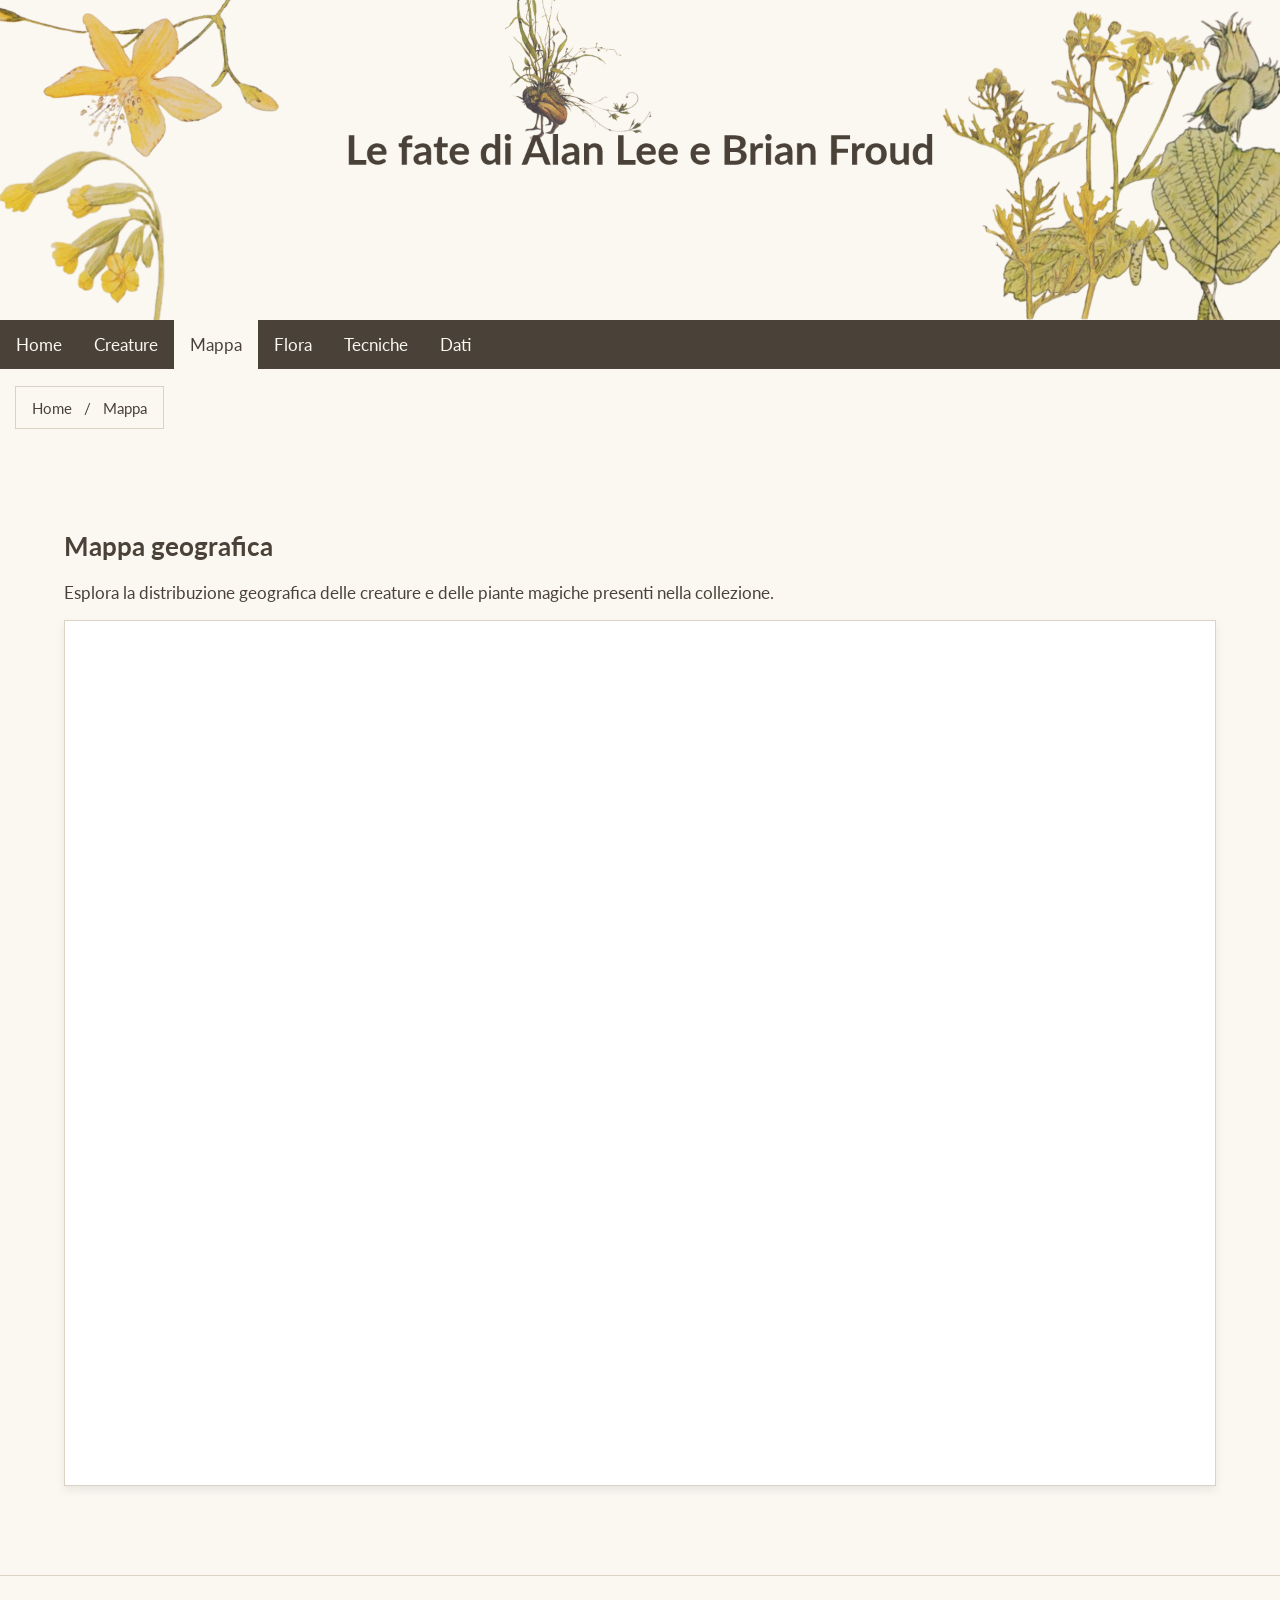
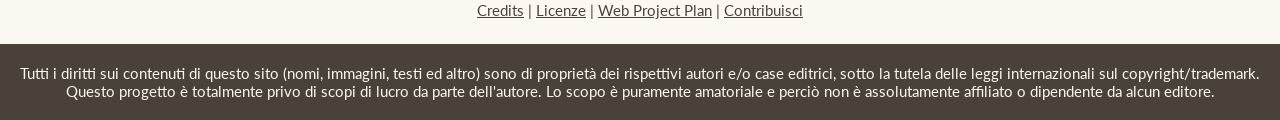
<file: mappa.html>
<!DOCTYPE html>
<html lang="it">
  <head>
    <title>Le fate di Alan Lee e Brian Froud</title>
    <meta charset="utf-8" />
    <meta name="viewport" content="width=device-width, initial-scale=1" />
    
    <!-- foglio di stile principale -->
    <link rel="stylesheet" type="text/css" href="style/style.css" />
    <!-- Icone FontAwesome -->
    <link rel="stylesheet" href="https://cdnjs.cloudflare.com/ajax/libs/font-awesome/4.7.0/css/font-awesome.min.css"/>
    
    <!-- Dublin Core Metadata -->
    <link rel="schema.DC" href="http://purl.org/dc/elements/1.1/" />
    <meta name="DC.Title" content="Le fate di Alan Lee e Brian Froud" />
    <meta name="DC.Creator" content="Ilaria Macchia" />
    <meta name="DC.Subject" content="Faeries, Alan Lee, Brian Froud, Illustrazioni, Tassonomia fantastica" />
    <meta name="DC.Description" content="Un sito web contenente le 185 illustrazioni del libro 'Fate' ('Faeries' in originale) di Alan Lee e Brian Froud." />
    <meta name="DC.Publisher" content="Github Pages" />
    <meta name="DC.Date" content="10-2026" />
    <meta name="DC.Type" content="InteractiveResource" />
    <meta name="DC.Format" content="text/html" />
    <meta name="DC.Source" content="Lee, Alan; Froud, Brian. Faeries. New York : Harry N. Abrams, Inc., 1978 (ISBN: 978-0-8109-0901-4)" />
    <meta name="DC.Language" content="it" />
    <meta name="DC.Rights" content="Progetto amatoriale senza scopo di lucro.">
  </head>
  <body>
    <!-- header -->
    <header>
      <div class="header">
        <a href="index.html" title="Vai alla home">
          <img src="img/layout/header.png" class="center responsive" alt="Piante e creature presenti nell'opera"/>
        </a>
      </div>
    </header>

    <!-- navigation bar -->
    <nav>
      <div class="topnav">
        <a href="index.html" title="Vai alla home">Home</a>
        <a href="list-items.html" title="Vai al catalogo delle creature">Creature</a>
        <a href="mappa.html" class="active" title="Vai alla mappa">Mappa</a>
        <a href="#" title="Vai al catalogo della flora">Flora</a>
        <a href="#" title="Vai al catalogo delle tecniche e dei materiali">Tecniche</a>
        <a href="dati.html" title="Vai alla pagina dei dati">Dati</a>
      </div>
    </nav>
        <div> 
          <ul class="breadcrumb">
            <li><a href="index.html" title="Vai alla home">Home</a></li>
            <li>Mappa</li>
          </ul>
        </div>
    <div class="row">
      <div class="column">
        <h2>Mappa geografica</h2>
        <p>
          Esplora la distribuzione geografica delle creature e delle piante magiche presenti nella collezione.
        </p>

        <!-- contenitore mappa -->
        <div class="map-container-full">
          <iframe src="https://www.google.com/maps/d/embed?mid=1MUEQnBfadKCFpSI0PSp5nEv8efLsz0w&ehbc=2E312F&noprof=1"></iframe>
        </div>
       </div>
      </div> 
    <!-- footer -->
    <footer>
      <div class="footer">
        <p><a href="#" title="Credits">Credits</a> | <a href="#" title="Licenze">Licenze</a> | <a href="wpp.html" title="Piano di progetto">Web Project Plan</a> | <a href="#" title="Contribuisci">Contribuisci</a></p>
      </div>
      <div class="copyright">
        <p>
          Tutti i diritti sui contenuti di questo sito (nomi, immagini, testi ed altro) sono di proprietà dei rispettivi autori e/o case editrici, sotto la tutela delle leggi internazionali sul copyright/trademark.
          Questo progetto è totalmente privo di scopi di lucro da parte dell'autore. Lo scopo è puramente amatoriale e perciò non è assolutamente affiliato o dipendente da alcun editore.
        </p>
      </div>
    </footer>
    <script src="js/main.js"></script>
  </body>
</html>
</file>
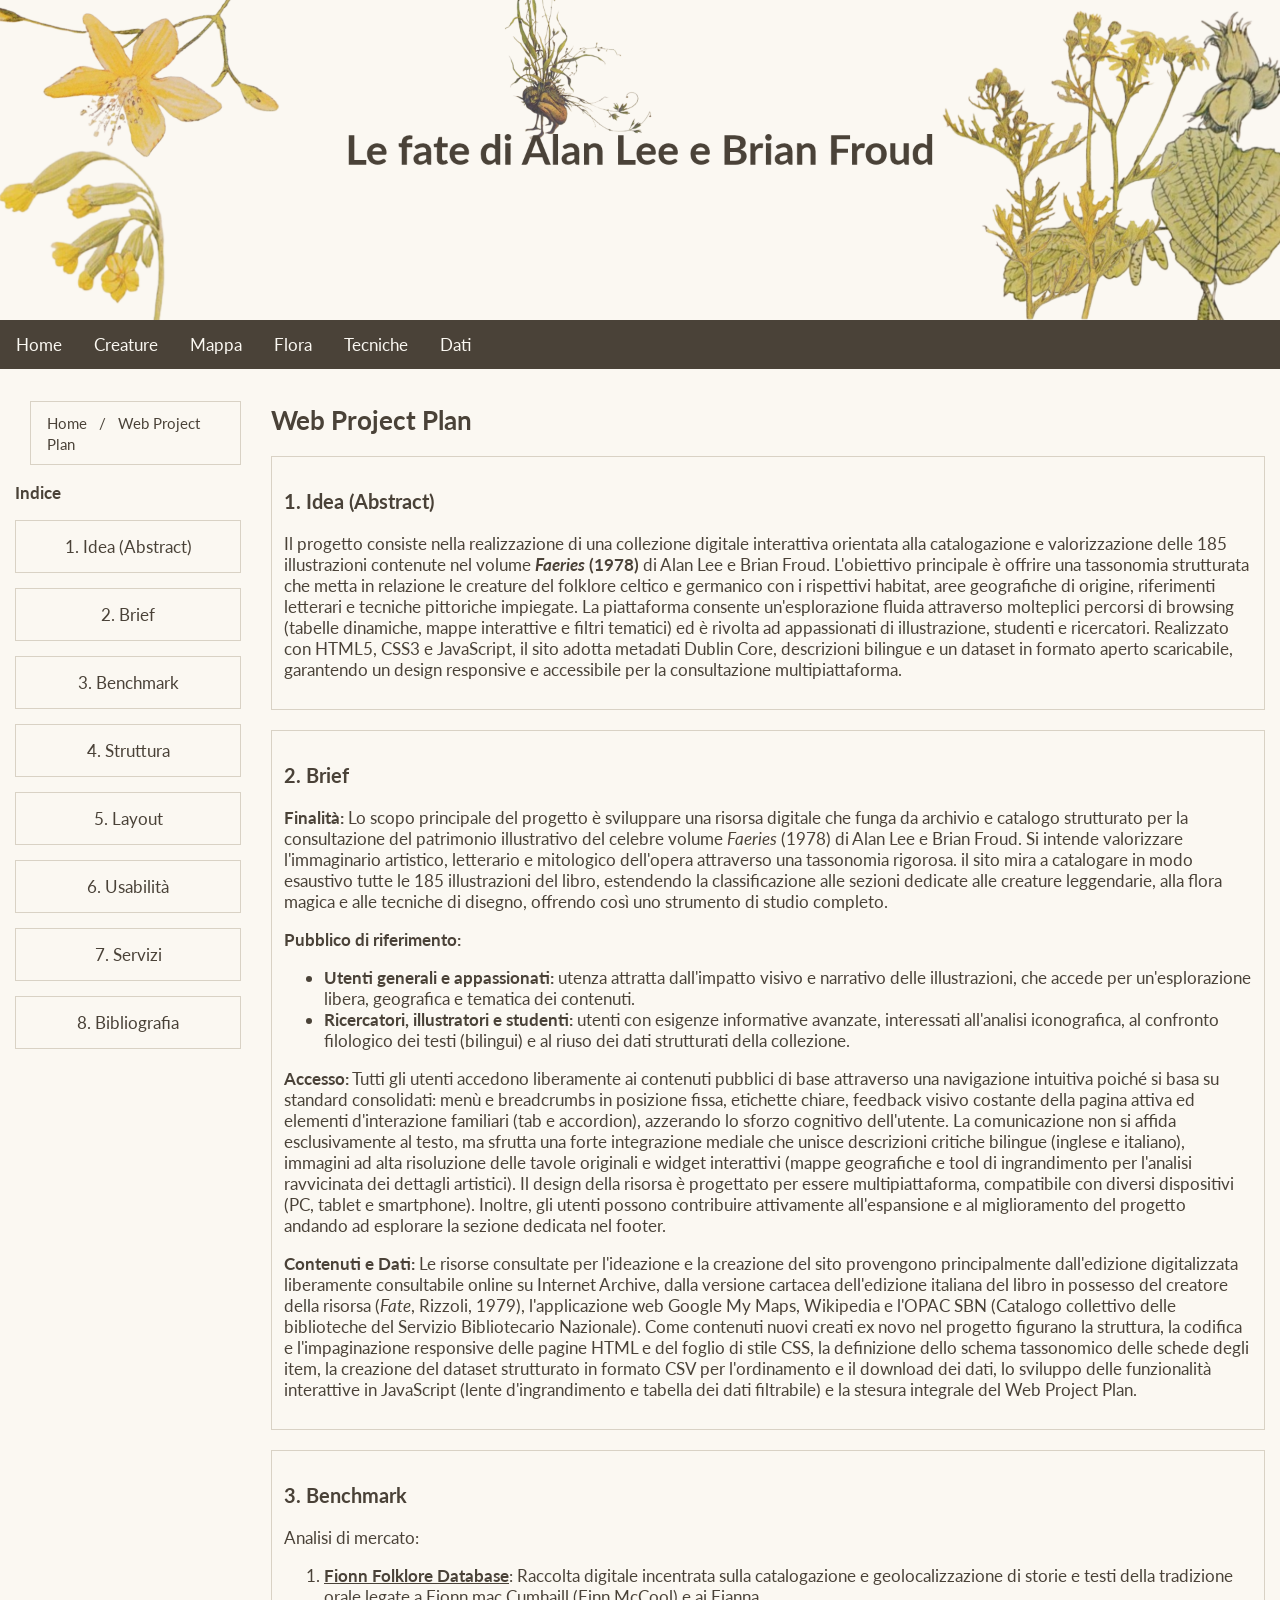
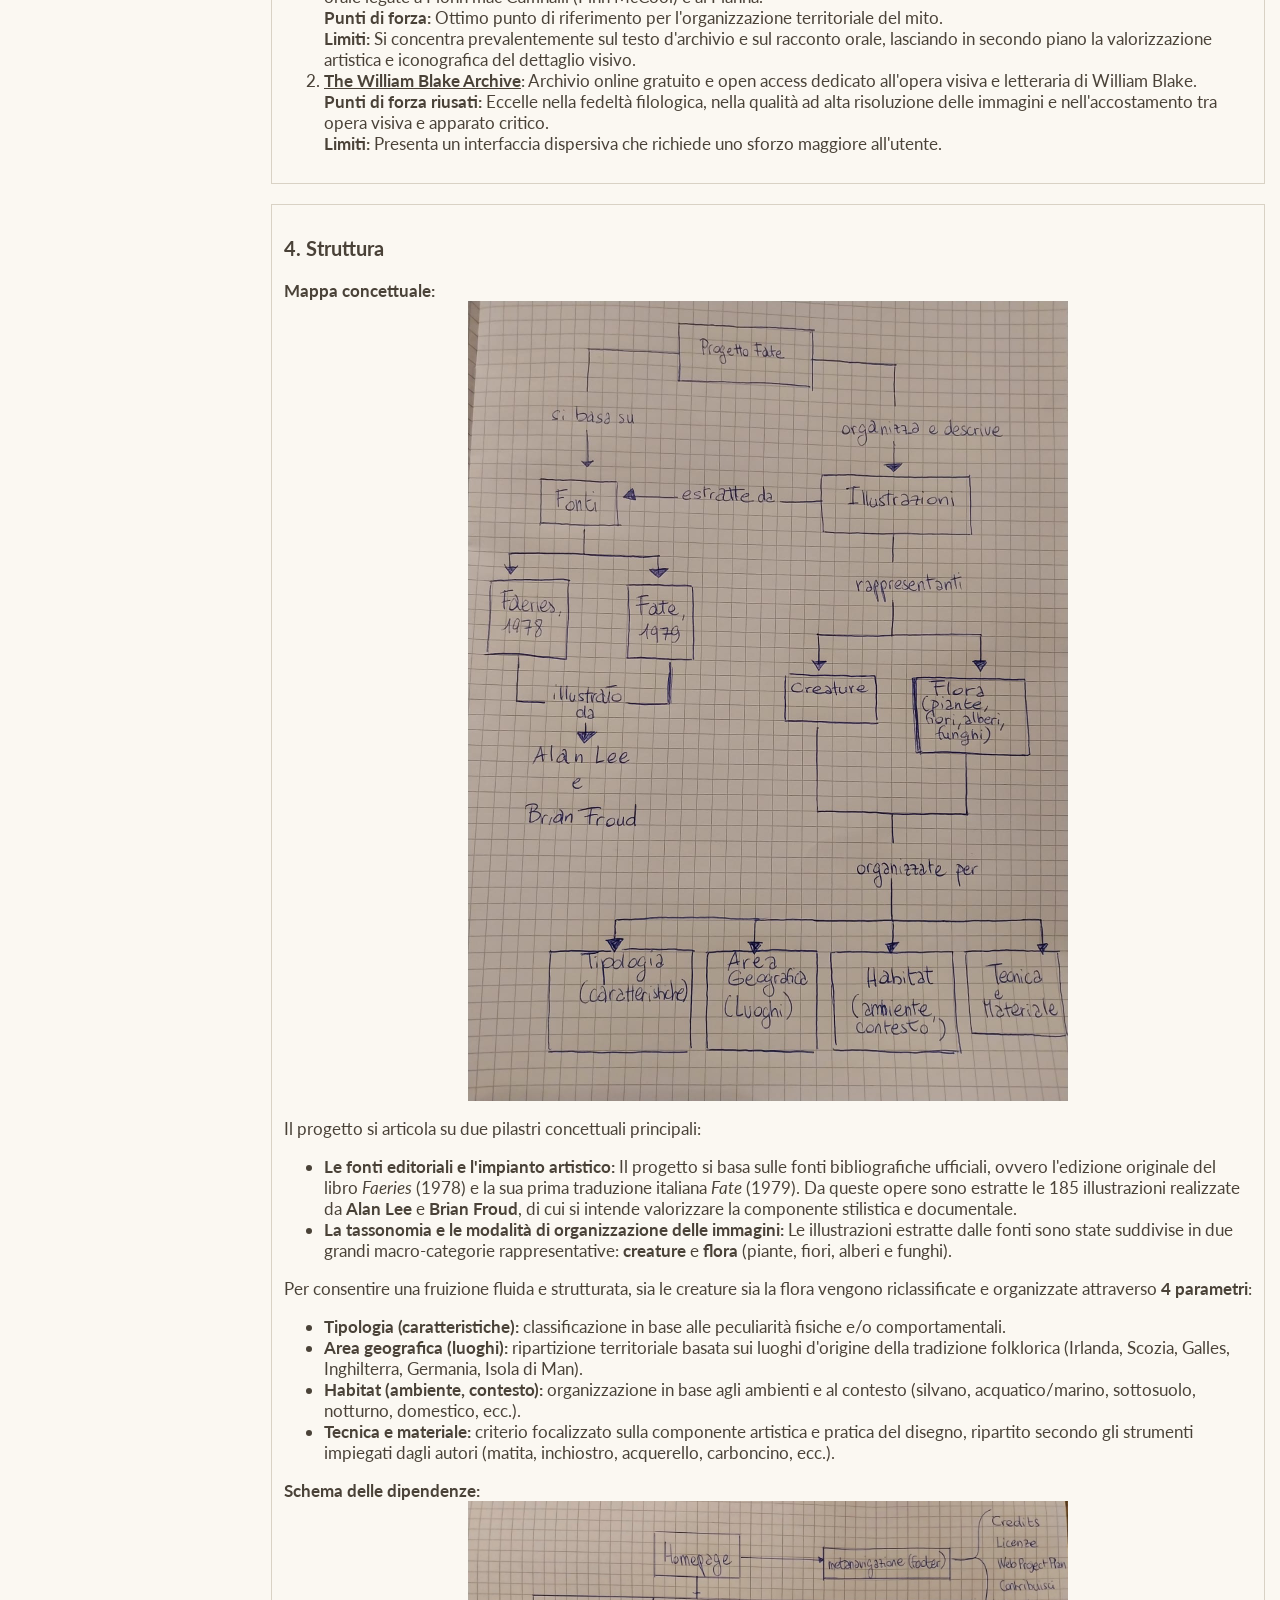
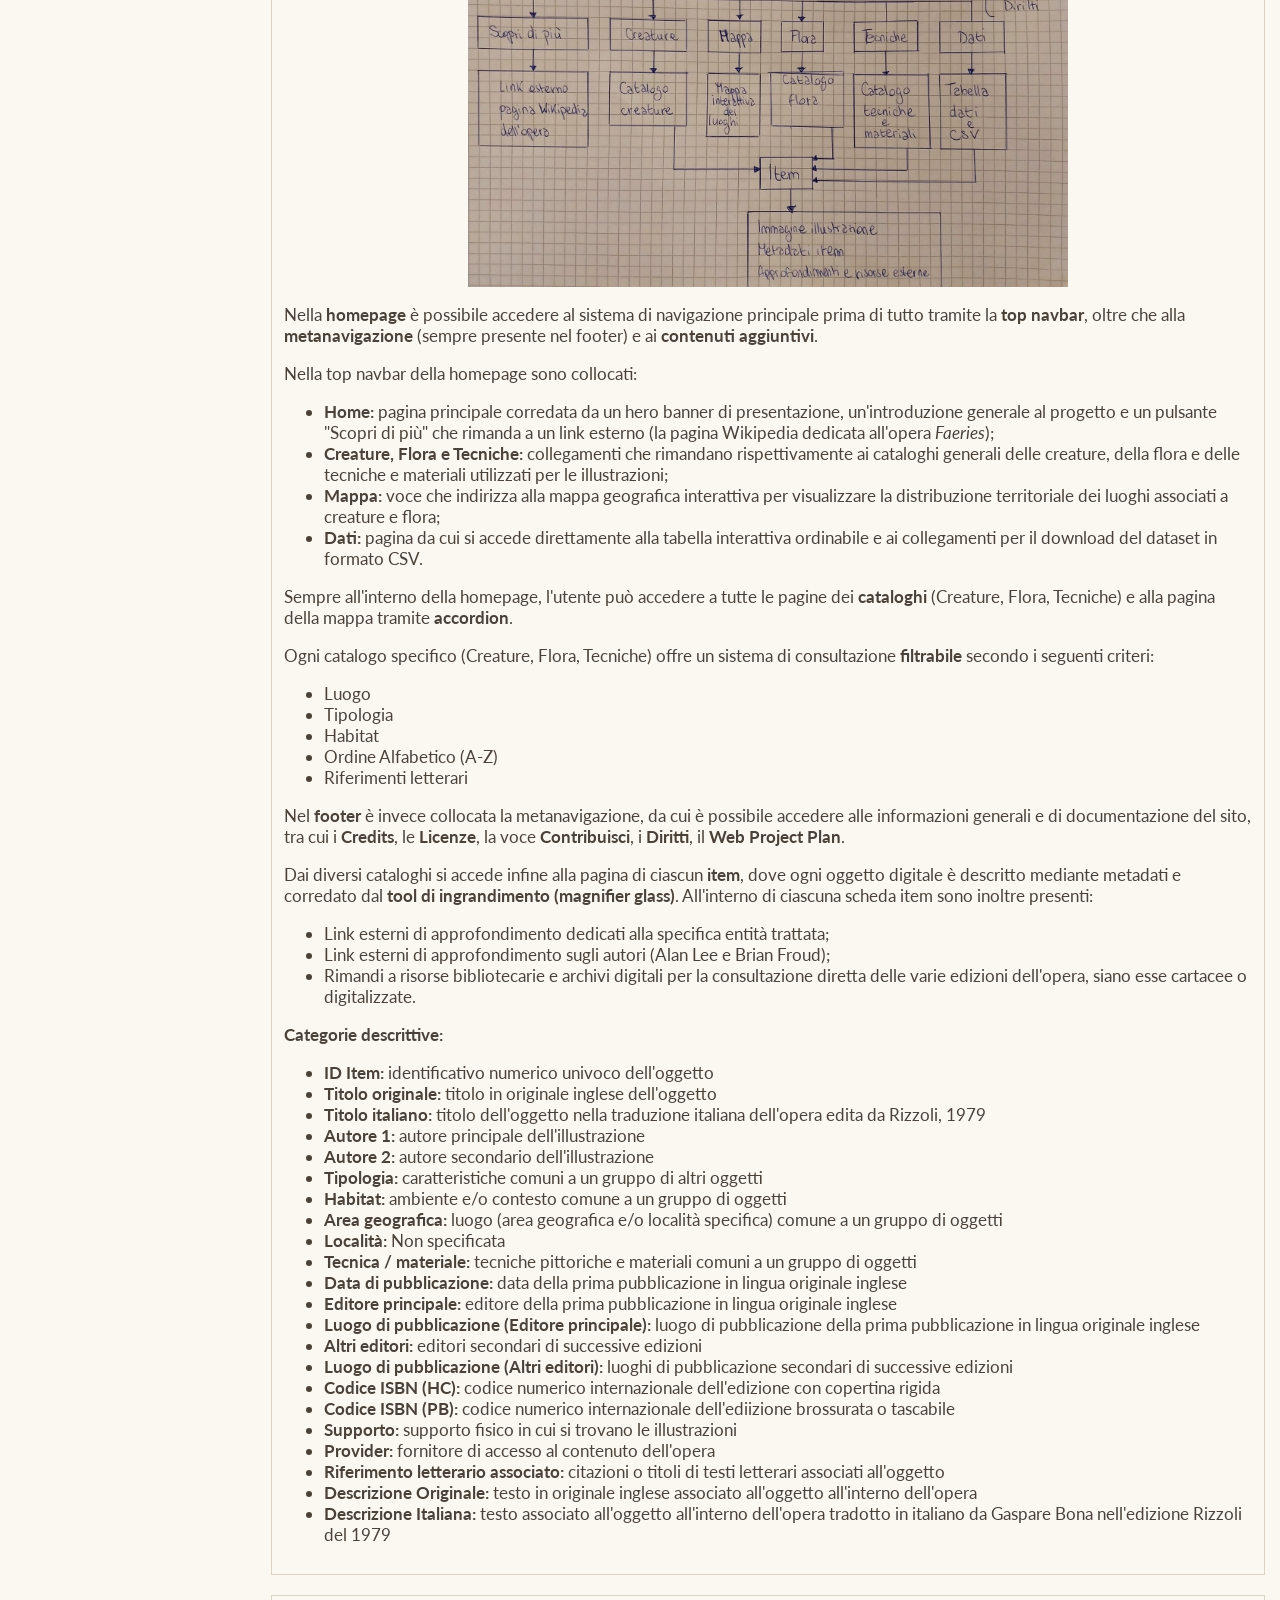
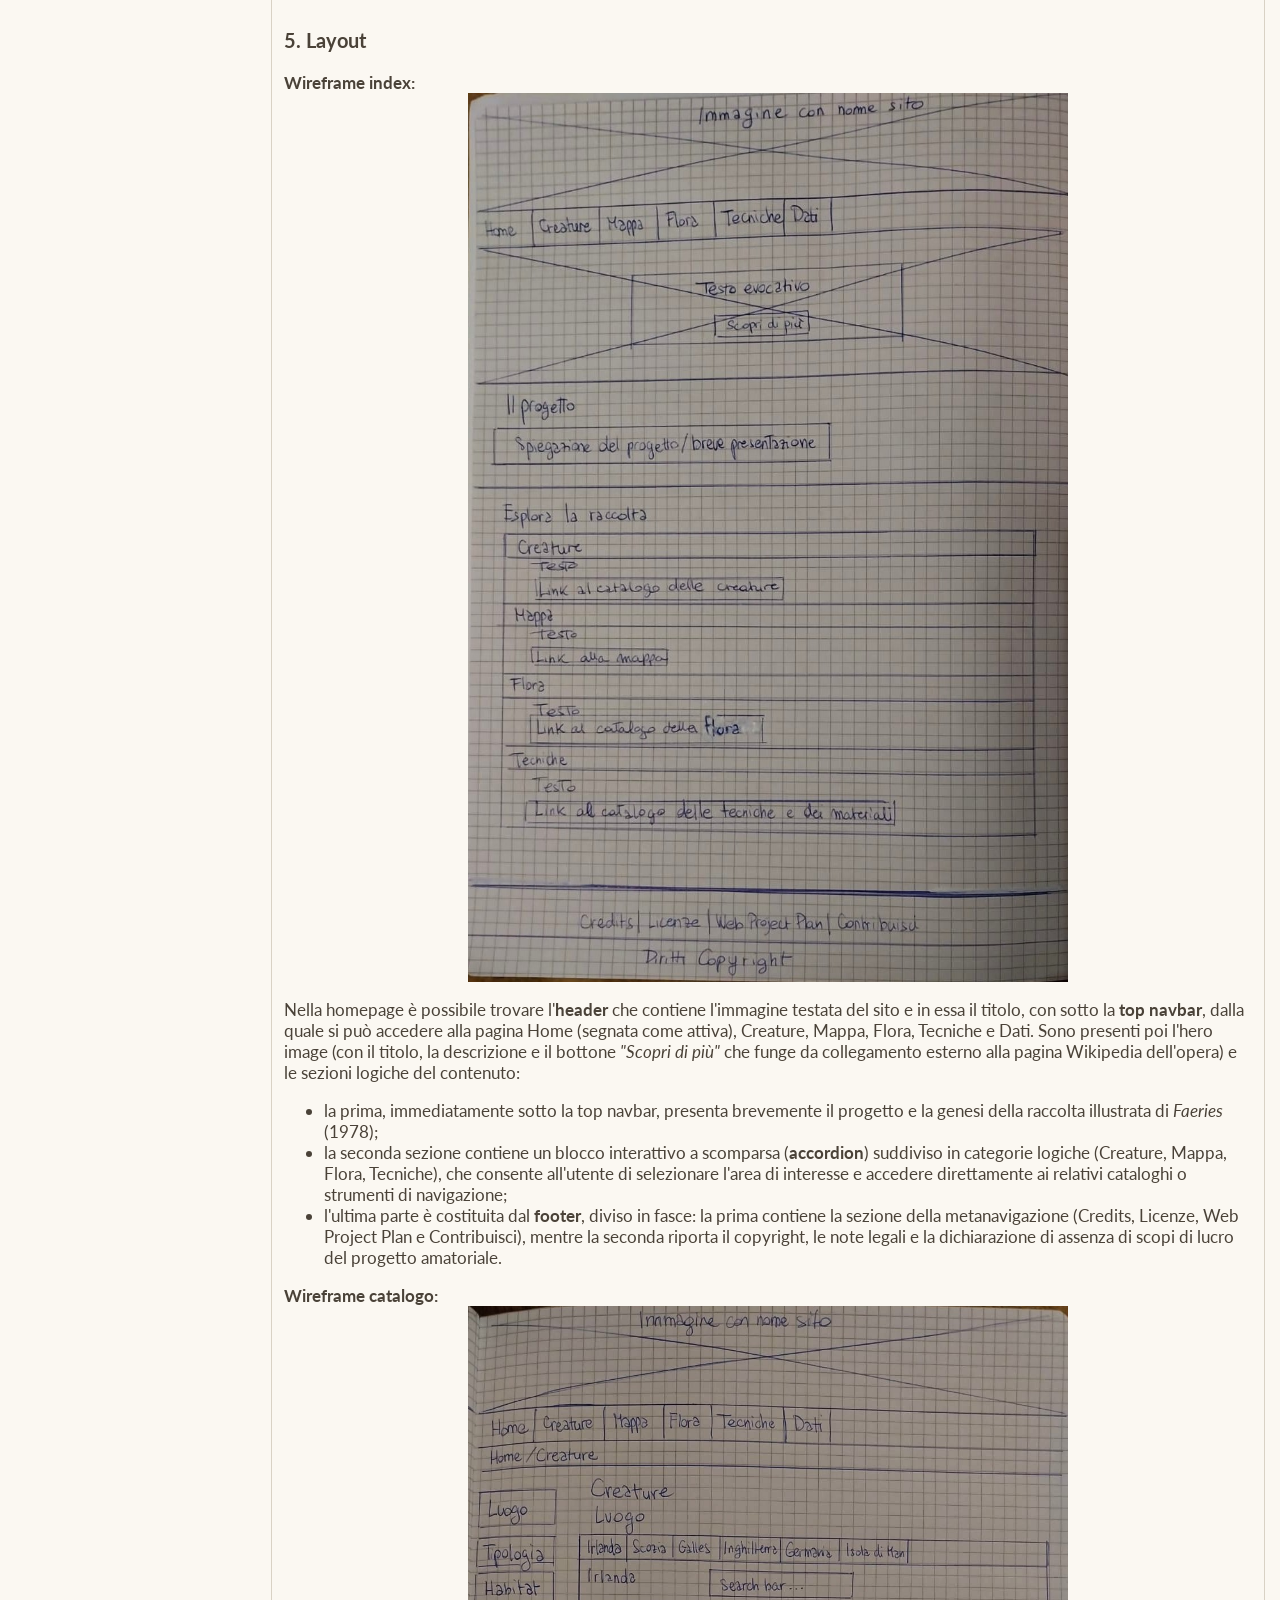
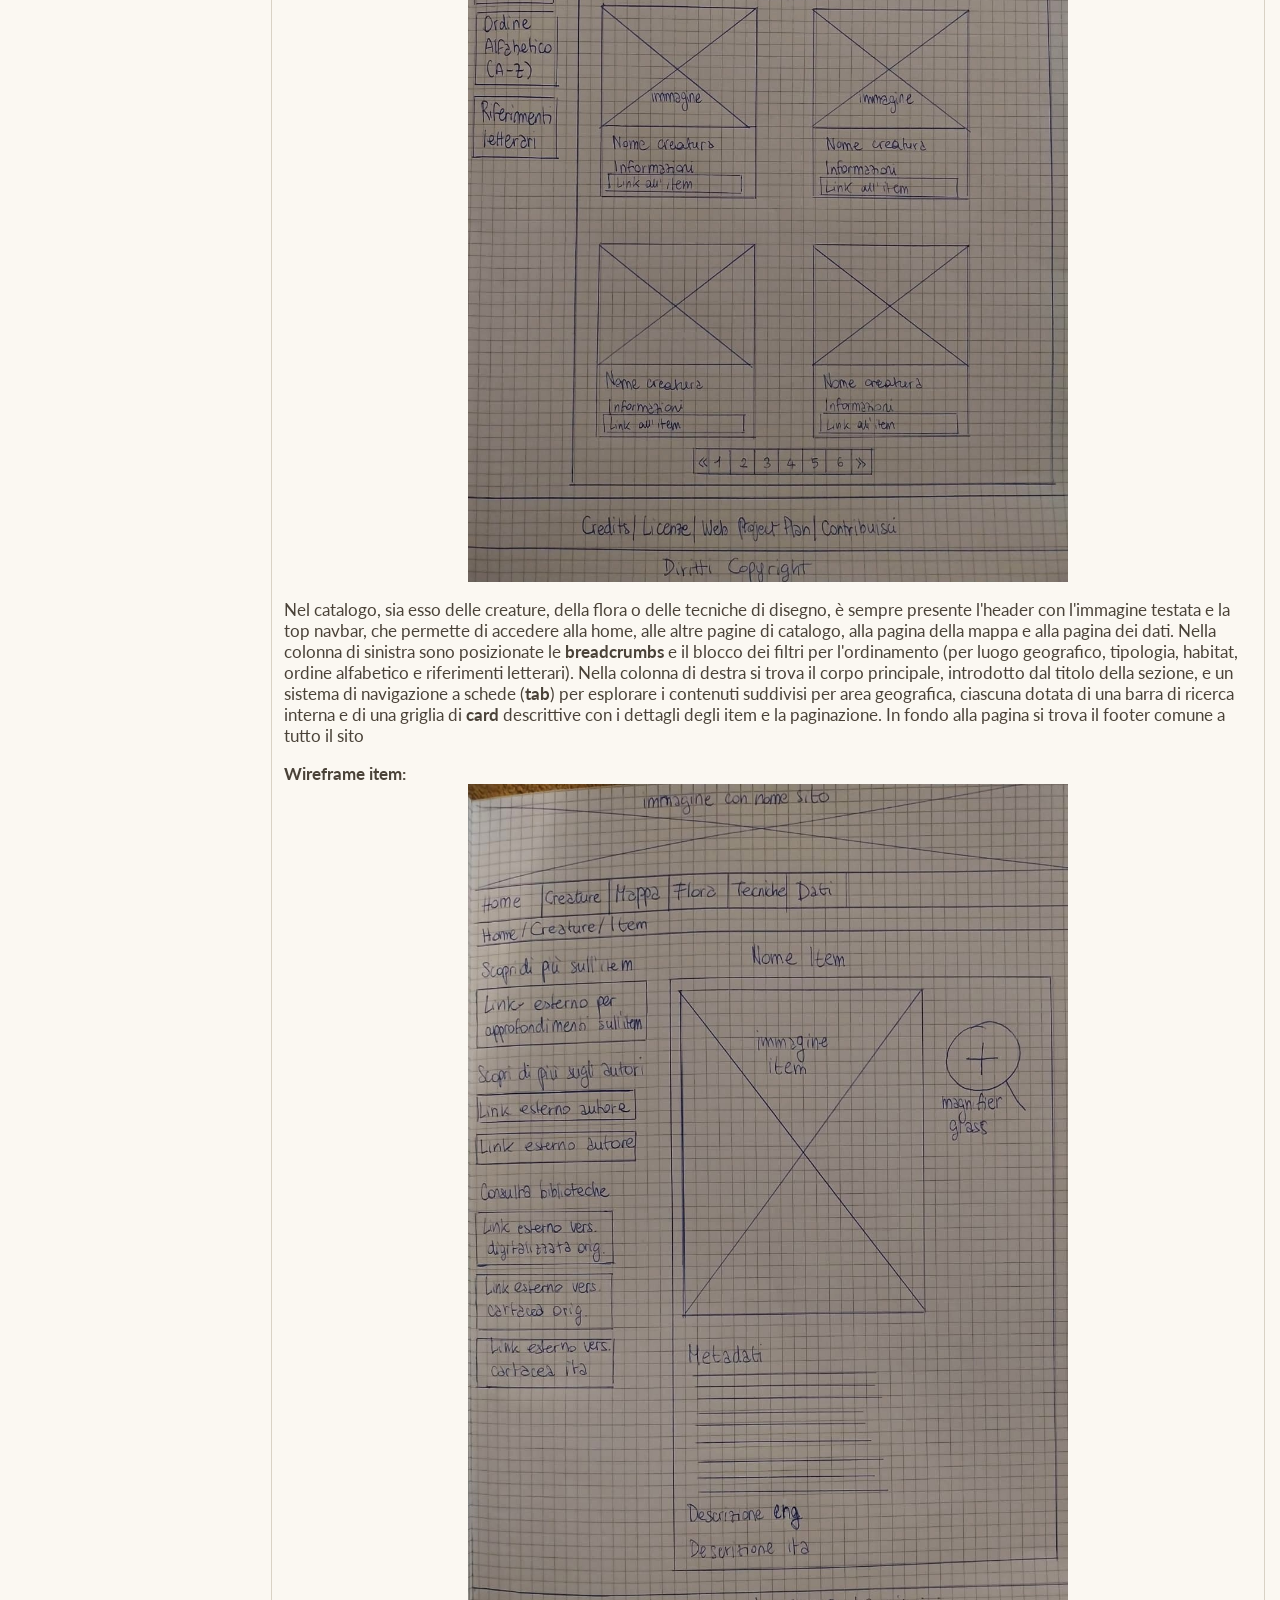
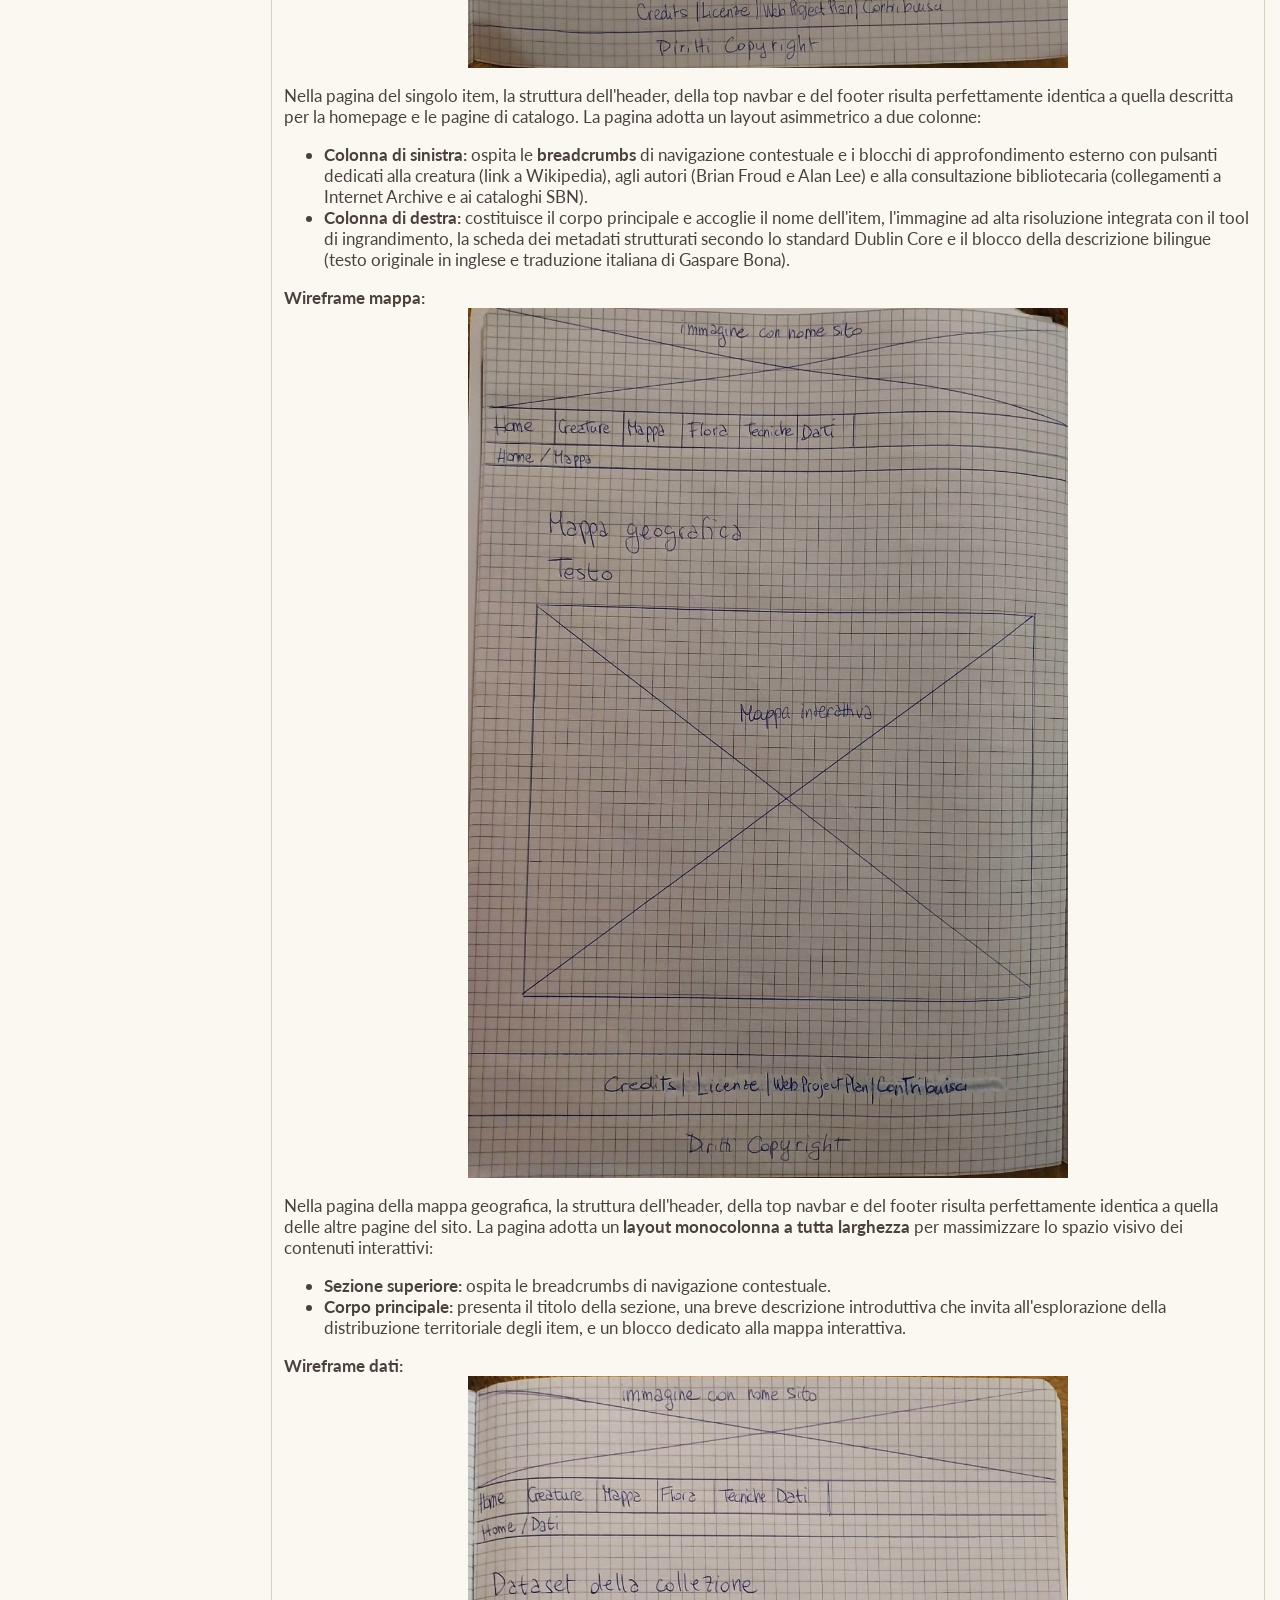
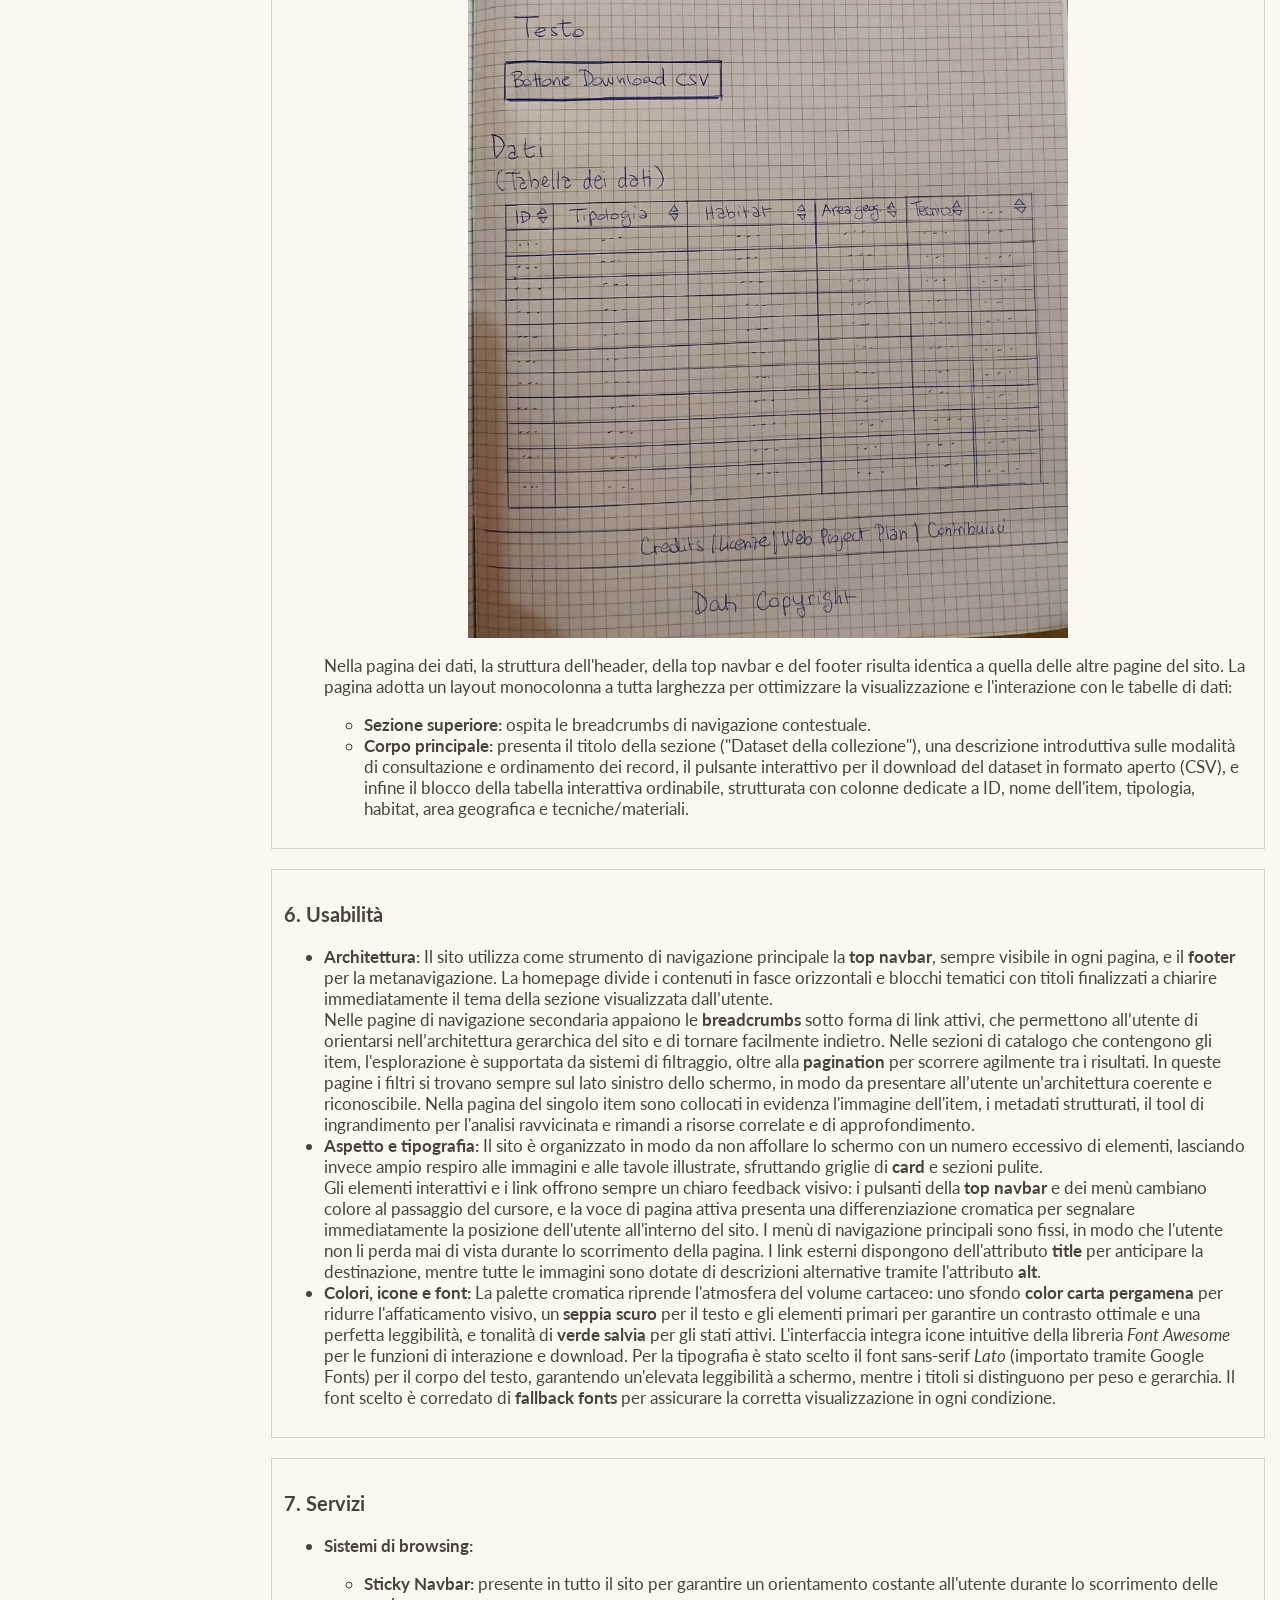
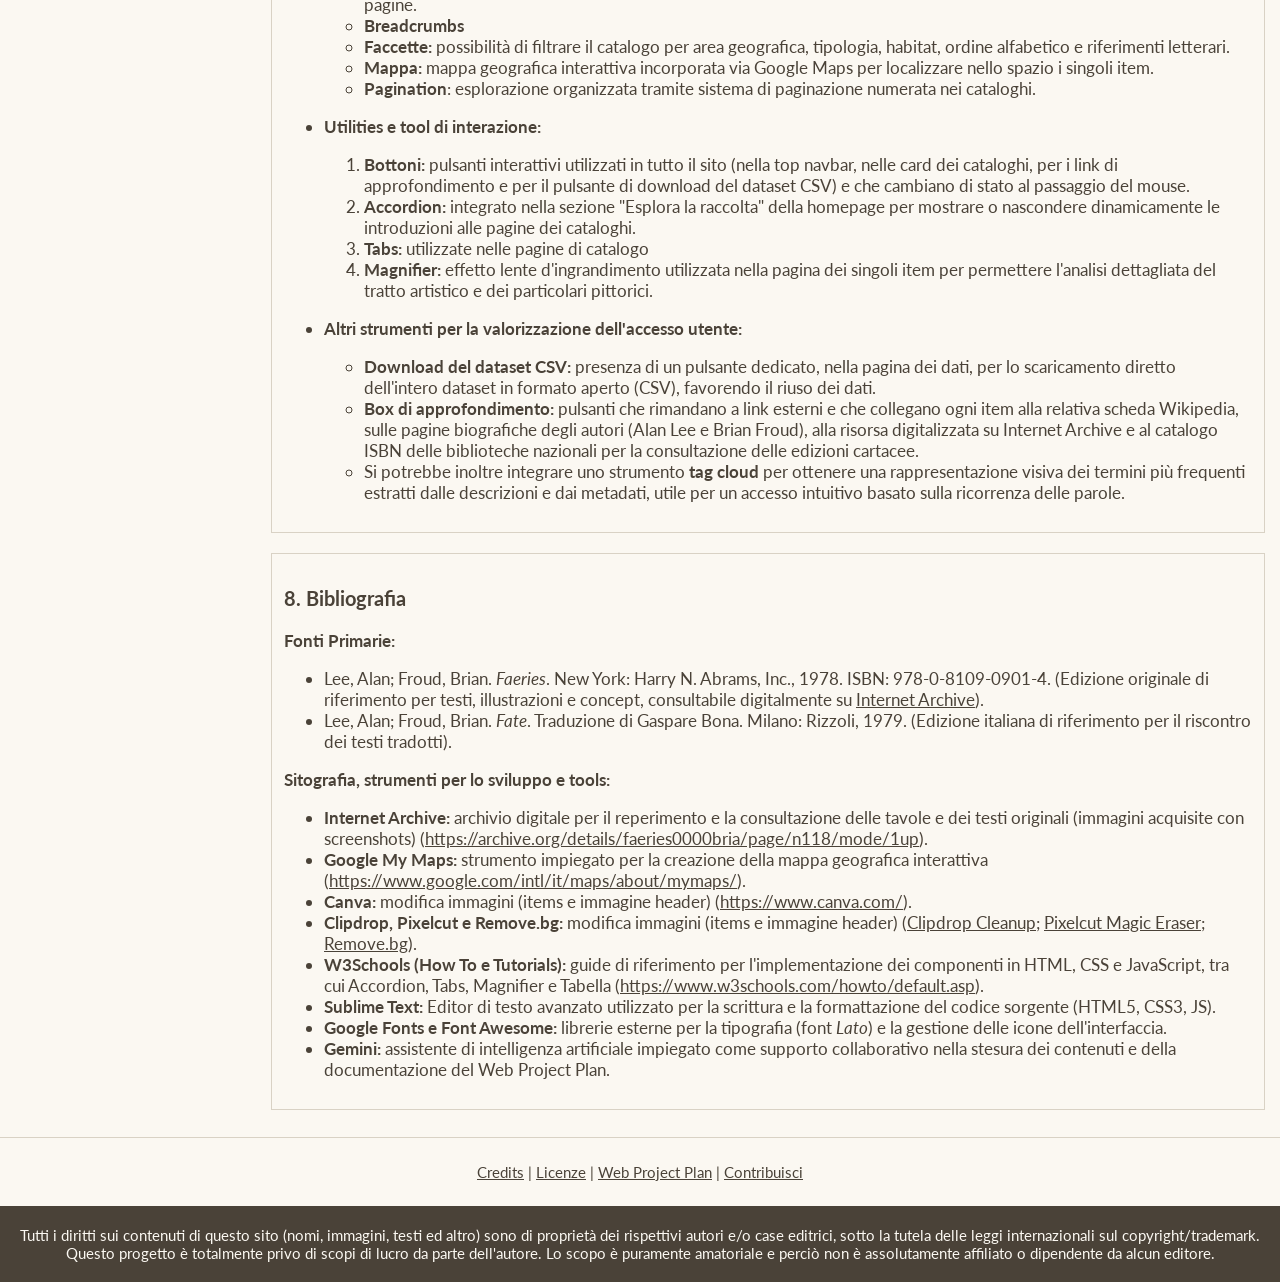
<file: wpp.html>
<!DOCTYPE html>
<html lang="it">
  <head>
    <title>Web Project Plan - Le fate di Alan Lee e Brian Froud</title>
    <meta charset="utf-8" />
    <meta name="viewport" content="width=device-width, initial-scale=1" />
    
    <!-- Foglio di stile e Icone -->
    <link rel="stylesheet" type="text/css" href="style/style.css" />
    <link rel="stylesheet" href="https://cdnjs.cloudflare.com/ajax/libs/font-awesome/4.7.0/css/font-awesome.min.css"/>
    
    <!-- Dublin Core Metadata -->
    <link rel="schema.DC" href="http://purl.org/dc/elements/1.1/" />
    <meta name="DC.Title" content="Le fate di Alan Lee e Brian Froud" />
    <meta name="DC.Creator" content="Ilaria Macchia" />
    <meta name="DC.Subject" content="Faeries, Alan Lee, Brian Froud, Illustrazioni, Tassonomia fantastica" />
    <meta name="DC.Description" content="Un sito web contenente le 185 illustrazioni del libro 'Fate' ('Faeries' in originale) di Alan Lee e Brian Froud." />
    <meta name="DC.Publisher" content="Github Pages" />
    <meta name="DC.Date" content="10-2026" />
    <meta name="DC.Type" content="InteractiveResource" />
    <meta name="DC.Format" content="text/html" />
    <meta name="DC.Source" content="Lee, Alan; Froud, Brian. Faeries. New York : Harry N. Abrams, Inc., 1978 (ISBN: 978-0-8109-0901-4)" />
    <meta name="DC.Language" content="it" />
    <meta name="DC.Rights" content="Progetto amatoriale senza scopo di lucro.">
  </head>
  <body>
    <!-- Header -->
    <header>
      <div class="header">
        <a href="index.html" title="Vai alla home">
          <img src="img/layout/header.png" class="center responsive" alt="Piante e creature presenti nell'opera"/>
        </a>
      </div>
    </header>

    <!-- Navigation Bar -->
    <nav>
      <div class="topnav">
        <a href="index.html" title="Vai alla home">Home</a>
        <a href="list-items.html" title="Vai al catalogo delle creature">Creature</a>
        <a href="mappa.html" title="Vai alla mappa">Mappa</a>
        <a href="#" title="Vai al catalogo della flora">Flora</a>
        <a href="#" title="Vai al catalogo delle tecniche e dei materiali">Tecniche</a>
        <a href="dati.html" title="Vai alla pagina dei dati">Dati</a>
      </div>
    </nav>

    <!-- Main Content Grid -->
    <div class="row">
      <!-- Left Column: Breadcrumbs e Indice Rapido -->
      <div class="leftcolumn">
        <div>
          <ul class="breadcrumb">
            <li><a href="index.html" title="Vai alla home">Home</a></li>
            <li>Web Project Plan</li>
          </ul>
        </div>
        
        <div>
          <p><b>Indice</b></p>
          <a href="#idea" class="btn default" title="Vai all'Idea">1. Idea (Abstract)</a>
          <a href="#brief" class="btn default" title="Vai al Brief">2. Brief</a>
          <a href="#benchmark" class="btn default" title="Vai al Benchmark">3. Benchmark</a>
          <a href="#struttura" class="btn default" title="Vai alla Struttura">4. Struttura</a>
          <a href="#layout" class="btn default" title="Vai al Layout">5. Layout</a>
          <a href="#usabilita" class="btn default" title="Vai all'Usabilità">6. Usabilità</a>
          <a href="#servizi" class="btn default" title="Vai ai Servizi">7. Servizi</a>
          <a href="#bibliografia" class="btn default" title="Vai alla Bibliografia">8. Bibliografia</a>
        </div>
      </div>

      <!-- Right Column: Documentazione dettagliata -->
      <div class="rightcolumn">
        <h2>Web Project Plan</h2>
        <!-- 0. IDEA (ABSTRACT) -->
        <div class="border-section pd-12 bg-white wpp-section-margin" id="idea">
          <h3>1. Idea (Abstract)</h3>
          <p>
            Il progetto consiste nella realizzazione di una collezione digitale interattiva orientata alla catalogazione e valorizzazione delle 185 illustrazioni contenute nel volume <b><i>Faeries</i> (1978)</b> di Alan Lee e Brian Froud. L'obiettivo principale è offrire una tassonomia strutturata che metta in relazione le creature del folklore celtico e germanico con i rispettivi habitat, aree geografiche di origine, riferimenti letterari e tecniche pittoriche impiegate. La piattaforma consente un'esplorazione fluida attraverso molteplici percorsi di browsing (tabelle dinamiche, mappe interattive e filtri tematici) ed è rivolta ad appassionati di illustrazione, studenti e ricercatori. Realizzato con HTML5, CSS3 e JavaScript, il sito adotta metadati Dublin Core, descrizioni bilingue e un dataset in formato aperto scaricabile, garantendo un design responsive e accessibile per la consultazione multipiattaforma.
          </p>
        </div>

        <!-- 1. BRIEF -->
        <div class="border-section pd-12 bg-white wpp-section-margin" id="brief">
          <h3>2. Brief</h3>
          <p><b>Finalità:</b> Lo scopo principale del progetto è sviluppare una risorsa digitale che funga da archivio e catalogo strutturato per la consultazione del patrimonio illustrativo del celebre volume <i>Faeries</i> (1978) di Alan Lee e Brian Froud. Si intende valorizzare l'immaginario artistico, letterario e mitologico dell'opera attraverso una tassonomia rigorosa.
          il sito mira a catalogare in modo esaustivo tutte le 185 illustrazioni del libro, estendendo la classificazione alle sezioni dedicate alle creature leggendarie, alla flora magica e alle tecniche di disegno, offrendo così uno strumento di studio completo.</p>
          <p><b>Pubblico di riferimento:</b></p>
          <ul>
            <li><b>Utenti generali e appassionati:</b> utenza attratta dall'impatto visivo e narrativo delle illustrazioni, che accede per un'esplorazione libera, geografica e tematica dei contenuti.</li>
            <li><b>Ricercatori, illustratori e studenti:</b> utenti con esigenze informative avanzate, interessati all'analisi iconografica, al confronto filologico dei testi (bilingui) e al riuso dei dati strutturati della collezione.</li>
          </ul>
          <p><b>Accesso:</b> Tutti gli utenti accedono liberamente ai contenuti pubblici di base attraverso una navigazione intuitiva poiché si basa su standard consolidati: menù e breadcrumbs in posizione fissa, etichette chiare, feedback visivo costante della pagina attiva ed elementi d'interazione familiari (tab e accordion), azzerando lo sforzo cognitivo dell'utente. La comunicazione non si affida esclusivamente al testo, ma sfrutta una forte integrazione mediale che unisce descrizioni critiche bilingue (inglese e italiano), immagini ad alta risoluzione delle tavole originali e widget interattivi (mappe geografiche e tool di ingrandimento per l'analisi ravvicinata dei dettagli artistici). Il design della risorsa è progettato per essere multipiattaforma, compatibile con diversi dispositivi (PC, tablet e smartphone). Inoltre, gli utenti possono contribuire attivamente all'espansione e al miglioramento del progetto andando ad esplorare la sezione dedicata nel footer.</p>
          <p><b>Contenuti e Dati:</b> Le risorse consultate per l'ideazione e la creazione del sito provengono principalmente dall'edizione digitalizzata liberamente consultabile online su Internet Archive, dalla versione cartacea dell'edizione italiana del libro in possesso del creatore della risorsa (<i>Fate</i>, Rizzoli, 1979), l'applicazione web Google My Maps, Wikipedia e l'OPAC SBN (Catalogo collettivo delle biblioteche del Servizio Bibliotecario Nazionale). Come contenuti nuovi creati ex novo nel progetto figurano la struttura, la codifica e l'impaginazione responsive delle pagine HTML e del foglio di stile CSS, la definizione dello schema tassonomico delle schede degli item, la creazione del dataset strutturato in formato CSV per l'ordinamento e il download dei dati, lo sviluppo delle funzionalità interattive in JavaScript (lente d'ingrandimento e tabella dei dati filtrabile) e la stesura integrale del Web Project Plan.</p>
        </div>

        <!-- 2. BENCHMARK -->
        <div class="border-section pd-12 bg-white wpp-section-margin" id="benchmark">
          <h3>3. Benchmark</h3>
          <p>Analisi di mercato:</p>
          <ol>
            <li>
              <a href="https://fionnfolklore.org/en/" target="_blank" title="Vai a Fionn Folklore"><b>Fionn Folklore Database</b></a>: Raccolta digitale incentrata sulla catalogazione e geolocalizzazione di storie e testi della tradizione orale legate a Fionn mac Cumhaill (Finn McCool) e ai Fianna.
              <br><b>Punti di forza:</b> Ottimo punto di riferimento per l'organizzazione territoriale del mito. 
              <br><b>Limiti:</b> Si concentra prevalentemente sul testo d'archivio e sul racconto orale, lasciando in secondo piano la valorizzazione artistica e iconografica del dettaglio visivo.
            </li>
            <li>
              <a href="https://www.blakearchive.org/" target="_blank" title="Vai a The William Blake Archive"><b>The William Blake Archive</b></a>: Archivio online gratuito e open access dedicato all'opera visiva e letteraria di William Blake.
              <br><b>Punti di forza riusati:</b> Eccelle nella fedeltà filologica, nella qualità ad alta risoluzione delle immagini e nell'accostamento tra opera visiva e apparato critico.
              <br><b>Limiti:</b> Presenta un interfaccia dispersiva che richiede uno sforzo maggiore all'utente.
            </li>
          </ol>
        </div>

        <!-- 3. STRUTTURA -->
        <div class="border-section pd-12 bg-white wpp-section-margin" id="struttura">
          <h3>4. Struttura</h3>
          <p><b>Mappa concettuale:</b> <img src="img/schemi/mappa_concettuale.jpeg" alt="Mappa concettuale del progetto" title="Mappa concettuale del progetto" class="img-constrained"></p>
          <p>
            Il progetto si articola su due pilastri concettuali principali:
          </p>
          <ul>
            <li>
              <b>Le fonti editoriali e l'impianto artistico:</b> Il progetto si basa sulle fonti bibliografiche ufficiali, ovvero l'edizione originale del libro <i>Faeries</i> (1978) e la sua prima traduzione italiana <i>Fate</i> (1979). Da queste opere sono estratte le 185 illustrazioni realizzate da <b>Alan Lee</b> e <b>Brian Froud</b>, di cui si intende valorizzare la componente stilistica e documentale.
            </li>
            <li>
              <b>La tassonomia e le modalità di organizzazione delle immagini:</b> Le illustrazioni estratte dalle fonti sono state suddivise in due grandi macro-categorie rappresentative: <b>creature</b> e <b>flora</b> (piante, fiori, alberi e funghi).
            </li>
          </ul>
          <p>
            Per consentire una fruizione fluida e strutturata, sia le creature sia la flora vengono riclassificate e organizzate attraverso <b>4 parametri</b>:
          </p>
          <ul>
            <li><b>Tipologia (caratteristiche):</b> classificazione in base alle peculiarità fisiche e/o comportamentali.</li>
            <li><b>Area geografica (luoghi):</b> ripartizione territoriale basata sui luoghi d'origine della tradizione folklorica (Irlanda, Scozia, Galles, Inghilterra, Germania, Isola di Man).</li>
            <li><b>Habitat (ambiente, contesto):</b> organizzazione in base agli ambienti e al contesto (silvano, acquatico/marino, sottosuolo, notturno, domestico, ecc.).</li>
            <li><b>Tecnica e materiale:</b> criterio focalizzato sulla componente artistica e pratica del disegno, ripartito secondo gli strumenti impiegati dagli autori (matita, inchiostro, acquerello, carboncino, ecc.).</li>
          </ul>
          <p><b>Schema delle dipendenze:</b><img src="img/schemi/schema_dipendenze.jpeg" alt="Schema albero delle dipendenze" title="Schema albero delle dipendenze" class="img-constrained"></p>
          <p>Nella <b>homepage</b> è possibile accedere al sistema di navigazione principale prima di tutto tramite la <b>top navbar</b>, oltre che alla <b>metanavigazione</b> (sempre presente nel footer) e ai <b>contenuti aggiuntivi</b>.</p>
          <p>Nella top navbar della homepage sono collocati:</p>
          <ul>
            <li><b>Home:</b> pagina principale corredata da un hero banner di presentazione, un'introduzione generale al progetto e un pulsante "Scopri di più" che rimanda a un link esterno (la pagina Wikipedia dedicata all'opera <i>Faeries</i>);</li>
            <li><b>Creature, Flora e Tecniche:</b> collegamenti che rimandano rispettivamente ai cataloghi generali delle creature, della flora e delle tecniche e materiali utilizzati per le illustrazioni;</li>
            <li><b>Mappa:</b> voce che indirizza alla mappa geografica interattiva per visualizzare la distribuzione territoriale dei luoghi associati a creature e flora;</li>
            <li><b>Dati:</b> pagina da cui si accede direttamente alla tabella interattiva ordinabile e ai collegamenti per il download del dataset in formato CSV.</li>
          </ul>
          <p>Sempre all'interno della homepage, l'utente può accedere a tutte le pagine dei <b>cataloghi</b> (Creature, Flora, Tecniche) e alla pagina della mappa tramite <b>accordion</b>.</p>
          <p>Ogni catalogo specifico (Creature, Flora, Tecniche) offre un sistema di consultazione <b>filtrabile</b> secondo i seguenti criteri:</p>
          <ul>
            <li>Luogo</li>
            <li>Tipologia</li>
            <li>Habitat</li>
            <li>Ordine Alfabetico (A-Z)</li>
            <li>Riferimenti letterari</li>
          </ul>
          <p>Nel <b>footer</b> è invece collocata la metanavigazione, da cui è possibile accedere alle informazioni generali e di documentazione del sito, tra cui i <b>Credits</b>, le <b>Licenze</b>, la voce <b>Contribuisci</b>, i <b>Diritti</b>, il <b>Web Project Plan</b>.</p>
          <p>Dai diversi cataloghi si accede infine alla pagina di ciascun <b>item</b>, dove ogni oggetto digitale è descritto mediante metadati e corredato dal <b>tool di ingrandimento (magnifier glass)</b>. All'interno di ciascuna scheda item sono inoltre presenti:</p>
          <ul>
            <li>Link esterni di approfondimento dedicati alla specifica entità trattata;</li>
            <li>Link esterni di approfondimento sugli autori (Alan Lee e Brian Froud);</li>
            <li>Rimandi a risorse bibliotecarie e archivi digitali per la consultazione diretta delle varie edizioni dell'opera, siano esse cartacee o digitalizzate.
          </ul>
          <p><b>Categorie descrittive:</b></p>
          <ul>
            <li><b>ID Item:</b> identificativo numerico univoco dell'oggetto</li>
            <li><b>Titolo originale:</b> titolo in originale inglese dell'oggetto</li>
            <li><b>Titolo italiano:</b> titolo dell'oggetto nella traduzione italiana dell'opera edita da Rizzoli, 1979</li>
            <li><b>Autore 1:</b> autore principale dell'illustrazione</li>
            <li><b>Autore 2:</b> autore secondario dell'illustrazione</li>
            <li><b>Tipologia:</b> caratteristiche comuni a un gruppo di altri oggetti</li>
            <li><b>Habitat:</b> ambiente e/o contesto comune a un gruppo di oggetti</li>
            <li><b>Area geografica:</b> luogo (area geografica e/o località specifica) comune a un gruppo di oggetti</li>
            <li><b>Località:</b> Non specificata</li>
            <li><b>Tecnica / materiale:</b> tecniche pittoriche e materiali comuni a un gruppo di oggetti</li>
            <li><b>Data di pubblicazione:</b> data della prima pubblicazione in lingua originale inglese</li>
            <li><b>Editore principale:</b> editore della prima pubblicazione in lingua originale inglese</li>
            <li><b>Luogo di pubblicazione (Editore principale):</b> luogo di pubblicazione della prima pubblicazione in lingua originale inglese</li>
            <li><b>Altri editori:</b> editori secondari di successive edizioni</li>
            <li><b>Luogo di pubblicazione (Altri editori):</b> luoghi di pubblicazione secondari di successive edizioni</li>
            <li><b>Codice ISBN (HC):</b> codice numerico internazionale dell'edizione con copertina rigida</li>
            <li><b>Codice ISBN (PB):</b> codice numerico internazionale dell'ediizione brossurata o tascabile</li>
            <li><b>Supporto:</b> supporto fisico in cui si trovano le illustrazioni</li>
            <li><b>Provider:</b> fornitore di accesso al contenuto dell'opera</li>
            <li><b>Riferimento letterario associato:</b> citazioni o titoli di testi letterari associati all'oggetto</li>
            <li><b>Descrizione Originale:</b> testo in originale inglese associato all'oggetto all'interno dell'opera</li>
            <li><b>Descrizione Italiana:</b> testo associato all'oggetto all'interno dell'opera tradotto in italiano da Gaspare Bona nell'edizione Rizzoli del 1979</li>
          </ul>
        </div>

        <!-- 4. LAYOUT -->
        <div class="border-section pd-12 bg-white wpp-section-margin" id="layout">
          <h3>5. Layout</h3>
          <p><b>Wireframe index:</b> <img src="img/schemi/wireframe_index.jpeg" alt="Wireframe home" title="Wireframe homepage" class="img-constrained"></p>
          <!-- Descrizione strutturata del wireframe homepage -->
          <p>
            Nella homepage è possibile trovare l'<b>header</b> che contiene l'immagine testata del sito e in essa il titolo, con sotto la <b>top navbar</b>, dalla quale si può accedere alla pagina Home (segnata come attiva), Creature, Mappa, Flora, Tecniche e Dati. Sono presenti poi l'hero image (con il titolo, la descrizione e il bottone <i>"Scopri di più"</i> che funge da collegamento esterno alla pagina Wikipedia dell'opera) e le sezioni logiche del contenuto:
          </p>
          <ul>
            <li>la prima, immediatamente sotto la top navbar, presenta brevemente il progetto e la genesi della raccolta illustrata di <i>Faeries</i> (1978);</li>
            <li>la seconda sezione contiene un blocco interattivo a scomparsa (<b>accordion</b>) suddiviso in categorie logiche (Creature, Mappa, Flora, Tecniche), che consente all'utente di selezionare l'area di interesse e accedere direttamente ai relativi cataloghi o strumenti di navigazione;</li>
            <li>l'ultima parte è costituita dal <b>footer</b>, diviso in fasce: la prima contiene la sezione della metanavigazione (Credits, Licenze, Web Project Plan e Contribuisci), mentre la seconda riporta il copyright, le note legali e la dichiarazione di assenza di scopi di lucro del progetto amatoriale.</li>
          </ul>
          <p><b>Wireframe catalogo:</b> <img src="img/schemi/wireframe_catalogo.jpeg" alt="Wireframe catalogo" title="Wireframe catalogo" class="img-constrained"></p>
          <p>
            Nel catalogo, sia esso delle creature, della flora o delle tecniche di disegno, è sempre presente l'header con l'immagine testata e la top navbar, che permette di accedere alla home, alle altre pagine di catalogo, alla pagina della mappa e alla pagina dei dati. Nella colonna di sinistra sono posizionate le <b>breadcrumbs</b> e il blocco dei filtri per l'ordinamento (per luogo geografico, tipologia, habitat, ordine alfabetico e riferimenti letterari). Nella colonna di destra si trova il corpo principale, introdotto dal titolo della sezione, e un sistema di navigazione a schede (<b>tab</b>) per esplorare i contenuti suddivisi per area geografica, ciascuna dotata di una barra di ricerca interna e di una griglia di <b>card</b> descrittive con i dettagli degli item e la paginazione. In fondo alla pagina si trova il footer comune a tutto il sito
          </p>
          <p><b>Wireframe item:</b><img src="img/schemi/wireframe_item.jpeg" alt="Wireframe item" title="Wireframe item" class="img-constrained"></p>
          <p>
            Nella pagina del singolo item, la struttura dell'header, della top navbar e del footer risulta perfettamente identica a quella descritta per la homepage e le pagine di catalogo. La pagina adotta un layout asimmetrico a due colonne:
          </p>
          <ul>
            <li><b>Colonna di sinistra:</b> ospita le <b>breadcrumbs</b> di navigazione contestuale e i blocchi di approfondimento esterno con pulsanti dedicati alla creatura (link a Wikipedia), agli autori (Brian Froud e Alan Lee) e alla consultazione bibliotecaria (collegamenti a Internet Archive e ai cataloghi SBN).</li>
            <li><b>Colonna di destra:</b> costituisce il corpo principale e accoglie il nome dell'item, l'immagine ad alta risoluzione integrata con il tool di ingrandimento, la scheda dei metadati strutturati secondo lo standard Dublin Core e il blocco della descrizione bilingue (testo originale in inglese e traduzione italiana di Gaspare Bona).</li>
          </ul>
          <p><b>Wireframe mappa:</b><img src="img/schemi/wireframe_mappa.jpeg" alt="Wireframe mappa" title="Wireframe mappa" class="img-constrained"></p>
          <p>
            Nella pagina della mappa geografica, la struttura dell'header, della top navbar e del footer risulta perfettamente identica a quella delle altre pagine del sito. La pagina adotta un <b>layout monocolonna a tutta larghezza</b> per massimizzare lo spazio visivo dei contenuti interattivi:
          </p>
          <ul>
            <li><b>Sezione superiore:</b> ospita le breadcrumbs di navigazione contestuale.</li>
            <li><b>Corpo principale:</b> presenta il titolo della sezione, una breve descrizione introduttiva che invita all'esplorazione della distribuzione territoriale degli item, e un blocco dedicato alla mappa interattiva.</li>
          </ul>
          <p><b>Wireframe dati:</b><img src="img/schemi/wireframe_dati.jpeg" alt="Wireframe dati" title="Wireframe dati" class="img-constrained"></p>
          <ul>
            <p>
            Nella pagina dei dati, la struttura dell'header, della top navbar e del footer risulta identica a quella delle altre pagine del sito. La pagina adotta un layout monocolonna a tutta larghezza per ottimizzare la visualizzazione e l'interazione con le tabelle di dati:
          </p>
          <ul>
            <li><b>Sezione superiore:</b> ospita le breadcrumbs di navigazione contestuale.</li>
            <li><b>Corpo principale:</b> presenta il titolo della sezione ("Dataset della collezione"), una descrizione introduttiva sulle modalità di consultazione e ordinamento dei record, il pulsante interattivo per il download del dataset in formato aperto (CSV), e infine il blocco della tabella interattiva ordinabile, strutturata con colonne dedicate a ID, nome dell'item, tipologia, habitat, area geografica e tecniche/materiali.</li>
          </ul>
        </div>

        <!-- 5. USABILITÀ -->
        <div class="border-section pd-12 bg-white wpp-section-margin" id="usabilita">
          <h3>6. Usabilità</h3>
          <ul>
            <li>
              <b>Architettura:</b> Il sito utilizza come strumento di navigazione principale la <b>top navbar</b>, sempre visibile in ogni pagina, e il <b>footer</b> per la metanavigazione. La homepage divide i contenuti in fasce orizzontali e blocchi tematici con titoli finalizzati a chiarire immediatamente il tema della sezione visualizzata dall’utente. <br>Nelle pagine di navigazione secondaria appaiono le <b>breadcrumbs</b> sotto forma di link attivi, che permettono all’utente di orientarsi nell’architettura gerarchica del sito e di tornare facilmente indietro. Nelle sezioni di catalogo che contengono gli item, l'esplorazione è supportata da sistemi di filtraggio, oltre alla <b>pagination</b> per scorrere agilmente tra i risultati. In queste pagine i filtri si trovano sempre sul lato sinistro dello schermo, in modo da presentare all’utente un’architettura coerente e riconoscibile. Nella pagina del singolo item sono collocati in evidenza l'immagine dell'item, i metadati strutturati, il tool di ingrandimento per l'analisi ravvicinata e rimandi a risorse correlate e di approfondimento.
            </li>
            <li>
              <b>Aspetto e tipografia:</b> Il sito è organizzato in modo da non affollare lo schermo con un numero eccessivo di elementi, lasciando invece ampio respiro alle immagini e alle tavole illustrate, sfruttando griglie di <b>card</b> e sezioni pulite. <br>Gli elementi interattivi e i link offrono sempre un chiaro feedback visivo: i pulsanti della <b>top navbar</b> e dei menù cambiano colore al passaggio del cursore, e la voce di pagina attiva presenta una differenziazione cromatica per segnalare immediatamente la posizione dell'utente all'interno del sito. I menù di navigazione principali sono fissi, in modo che l'utente non li perda mai di vista durante lo scorrimento della pagina. I link esterni dispongono dell'attributo <b>title</b> per anticipare la destinazione, mentre tutte le immagini sono dotate di descrizioni alternative tramite l'attributo <b>alt</b>.
            </li>
            <li>
              <b>Colori, icone e font:</b> La palette cromatica riprende l'atmosfera del volume cartaceo: uno sfondo <b>color carta pergamena</b> per ridurre l'affaticamento visivo, un <b>seppia scuro</b> per il testo e gli elementi primari per garantire un contrasto ottimale e una perfetta leggibilità, e tonalità di <b>verde salvia</b> per gli stati attivi. L'interfaccia integra icone intuitive della libreria <i>Font Awesome</i> per le funzioni di interazione e download. Per la tipografia è stato scelto il font sans-serif <i>Lato</i> (importato tramite Google Fonts) per il corpo del testo, garantendo un'elevata leggibilità a schermo, mentre i titoli si distinguono per peso e gerarchia. Il font scelto è corredato di <b>fallback fonts</b> per assicurare la corretta visualizzazione in ogni condizione.
            </li>
          </ul>
        </div>

        <!-- 6. SERVIZI -->
        <div class="border-section pd-12 bg-white wpp-section-margin" id="servizi">
          <h3>7. Servizi</h3>
          <ul>
            <li>
              <p><b>Sistemi di browsing:</b></p>
              <ul>
                <li><b>Sticky Navbar:</b> presente in tutto il sito per garantire un orientamento costante all'utente durante lo scorrimento delle pagine.</li>
                <li><b>Breadcrumbs</b></li>
                <li><b>Faccette:</b> possibilità di filtrare il catalogo per area geografica, tipologia, habitat, ordine alfabetico e riferimenti letterari.</li>
                <li><b>Mappa:</b> mappa geografica interattiva incorporata via Google Maps per localizzare nello spazio i singoli item.</li>
                <li><b>Pagination</b>: esplorazione organizzata tramite sistema di paginazione numerata nei cataloghi.</li>
              </ul>
            </li>

            <li>
              <p><b>Utilities e tool di interazione:</b>
              <ol>
                <li><b>Bottoni:</b> pulsanti interattivi utilizzati in tutto il sito (nella top navbar, nelle card dei cataloghi, per i link di approfondimento e per il pulsante di download del dataset CSV) e che cambiano di stato al passaggio del mouse.</li>
                <li><b>Accordion:</b> integrato nella sezione "Esplora la raccolta" della homepage per mostrare o nascondere dinamicamente le introduzioni alle pagine dei cataloghi.</li>
                <li><b>Tabs:</b> utilizzate nelle pagine di catalogo</li>
                <li><b>Magnifier:</b> effetto lente d'ingrandimento utilizzata nella pagina dei singoli item per permettere l'analisi dettagliata del tratto artistico e dei particolari pittorici.</li>
              </ol>
            </li>

            <li>
              <p><b>Altri strumenti per la valorizzazione dell'accesso utente:</b></p>
              <ul>
                <li><b>Download del dataset CSV:</b> presenza di un pulsante dedicato, nella pagina dei dati, per lo scaricamento diretto dell'intero dataset in formato aperto (CSV), favorendo il riuso dei dati.</li>
                <li><b>Box di approfondimento:</b> pulsanti che rimandano a link esterni e che collegano ogni item alla relativa scheda Wikipedia, sulle pagine biografiche degli autori (Alan Lee e Brian Froud), alla risorsa digitalizzata su Internet Archive e al catalogo ISBN delle biblioteche nazionali per la consultazione delle edizioni cartacee.</li>
                <li>Si potrebbe inoltre integrare uno strumento <b>tag cloud</b> per ottenere una rappresentazione visiva dei termini più frequenti estratti dalle descrizioni e dai metadati, utile per un accesso intuitivo basato sulla ricorrenza delle parole.</li>
              </ul>
            </li>
          </ul>
        </div>

        <!-- 7. BIBLIOGRAFIA E SITOGRAFIA -->
        <div class="border-section pd-12 bg-white wpp-section-margin" id="bibliografia">
          <h3>8. Bibliografia</h3>
          
          <p><b>Fonti Primarie:</b></p>
          <ul>
            <li>Lee, Alan; Froud, Brian. <i>Faeries</i>. New York: Harry N. Abrams, Inc., 1978. ISBN: 978-0-8109-0901-4. (Edizione originale di riferimento per testi, illustrazioni e concept, consultabile digitalmente su <a href="https://archive.org/details/faeries0000bria/page/n118/mode/1up" target="_blank" title="Visualizza su Internet Archive">Internet Archive</a>).</li>
            <li>Lee, Alan; Froud, Brian. <i>Fate</i>. Traduzione di Gaspare Bona. Milano: Rizzoli, 1979. (Edizione italiana di riferimento per il riscontro dei testi tradotti).</li>
          </ul>

          <p><b>Sitografia, strumenti per lo sviluppo e tools:</b></p>
          <ul>
            <li><b>Internet Archive:</b> archivio digitale per il reperimento e la consultazione delle tavole e dei testi originali (immagini acquisite con screenshots) (<a href="https://archive.org/details/faeries0000bria/page/n118/mode/1up" target="_blank" title="Visualizza su Internet Archive">https://archive.org/details/faeries0000bria/page/n118/mode/1up</a>).</li>
            <li><b>Google My Maps:</b> strumento impiegato per la creazione della mappa geografica interattiva (<a href="https://www.google.com/intl/it/maps/about/mymaps/" target="_blank" title="Vai a Google My Maps">https://www.google.com/intl/it/maps/about/mymaps/</a>).</li>
            <li><b>Canva:</b> modifica immagini (items e immagine header) (<a href="https://www.canva.com/" target="_blank" title="Vai a Canva">https://www.canva.com/</a>).</li>
            <li><b>Clipdrop, Pixelcut e Remove.bg:</b> modifica immagini (items e immagine header) (<a href="https://clipdrop.co/cleanup" target="_blank">Clipdrop Cleanup</a>; <a href="https://www.pixelcut.ai/it/t/magic-eraser" target="_blank">Pixelcut Magic Eraser</a>; <a href="https://www.remove.bg/it" target="_blank">Remove.bg</a>).</li>
            <li><b>W3Schools (How To e Tutorials):</b> guide di riferimento per l'implementazione dei componenti in HTML, CSS e JavaScript, tra cui Accordion, Tabs, Magnifier e Tabella (<a href="https://www.w3schools.com/howto/default.asp" target="_blank" title="Vai alle guide W3Schools HowTo">https://www.w3schools.com/howto/default.asp</a>).</li>
            <li><b>Sublime Text:</b> Editor di testo avanzato utilizzato per la scrittura e la formattazione del codice sorgente (HTML5, CSS3, JS).</li>
            <li><b>Google Fonts e Font Awesome:</b> librerie esterne per la tipografia (font <i>Lato</i>) e la gestione delle icone dell'interfaccia.</li>
            <li><b>Gemini:</b> assistente di intelligenza artificiale impiegato come supporto collaborativo nella stesura dei contenuti e della documentazione del Web Project Plan.</li>
          </ul>
        </div>
      </div>
    </div>

    <!-- Footer -->
    <footer>
      <div class="footer">
        <p><a href="#" title="Credits">Credits</a> | <a href="#" title="Licenze">Licenze</a> | <a href="wpp.html" title="Piano di progetto">Web Project Plan</a> | <a href="#" title="Contribuisci">Contribuisci</a></p>
      </div>
      <div class="copyright">
        <p>Tutti i diritti sui contenuti di questo sito (nomi, immagini, testi ed altro) sono di proprietà dei rispettivi autori e/o case editrici, sotto la tutela delle leggi internazionali sul copyright/trademark.
        Questo progetto è totalmente privo di scopi di lucro da parte dell'autore. Lo scopo è puramente amatoriale e perciò non è assolutamente affiliato o dipendente da alcun editore.</p>
      </div>
    </footer>

    <!-- Script -->
    <script src="js/main.js"></script>
  </body>
</html>
</file>
<file: style/style.css>
/* FONTS */
/* Importazione del font Lato */
@import url("https://fonts.googleapis.com/css2?family=Lato:ital,wght@0,300;0,400;0,700;1,300;1,400&display=swap");

/* BASICS */

* {
  box-sizing: border-box;
  font-family: "Lato", sans-serif;
  -webkit-font-smoothing: antialiased;
}

/* html */
html {
  height: 100%;
}

/* body*/
body {
  color: #4a4238; /* Testo color seppia scuro */
  font-size: 17px;
  margin: 0;
  height: 100%;
  background-color: #fbf8f2; /* Sfondo carta pergamena delicata */
}

/* a */
a {
  color: #4a4238;
}

a:hover {
  color: #8b9380;
}

/* background */
.bg-white {
  background-color: #fbf8f2;
}

.bg-green {
  background-color: #8b9380; /* Accento salvia tenue */
}

.bg-brown {
  background-color: #4a4238; /* Seppia principale */
}

/* Sostituito bg-black con bg-brown per coerenza con la palette */
.bg-brown {
  background-color: #4a4238;
  color: #fbf8f2;
}

/* bold */
.bold {
  font-weight: bold;
}

/* underline */
.underline {
  text-decoration: underline;
}

/* colors */
.txt-light {
  color: #fbf8f2;
}

/* border */
.border-section {
  padding: 12px 12px;
  border: 1px solid #d9d2c5;
}

/* padding */
.pd-12 {
  margin: 12px 0;
  padding: 12px;
}

/* LAYOUT */

/* header */
.header {
  background-color: #fbf8f2;
  padding: none;
  text-align: center;
}

.header img {
  width: 100%;
  height: auto;
}

/* navigation bar - CORRETTA PER MANTENERE FISSA LA TONALITÀ SCURA */
.topnav {
  background-color: #4a4238;
  overflow: hidden;
}

.topnav a {
  color: #fbf8f2;
  display: block;
  float: left;
  padding: 14px 16px;
  text-align: center;
  text-decoration: none;
  background-color: #4a4238;
}

.topnav a:hover {
  background-color: #4a4238;
  color: #fbf8f2;
}

/* SOLO IL LINK ATTIVO mostra lo sfondo pergamena e il testo seppia */
.topnav a.active {
  color: #4a4238;
  background-color: #fbf8f2;
}

/* row */
.row {
  display: flex;
  flex-wrap: wrap;
}

.row:after {
  content: "";
  display: table;
  clear: both;
}

/* one column */
.column {
  float: left;
  padding: 5%;
  width: 100%;
}

/* two columns */
/* left column */
.leftcolumn {
  float: left;
  padding: 15px;
  width: 20%;
}

/* right column */
.rightcolumn {
  float: left;
  padding: 15px;
  width: 80%;
}

/* equal columns */
.equalcolumn {
  display: flex;
  flex-direction: column;
  padding: 15px;
  width: 50%;
}

/* responsive column */
@media screen and (max-width: 600px) {
  /* columns */
  .column,
  .leftcolumn,
  .rightcolumn,
  .equalcolumn {
    width: 100%;
  }
}

/* footer */
.footer {
  background-color: #fbf8f2;
  font-size: 15px;
  padding: 10px;
  text-align: center;
  border-top: 1px solid #d9d2c5;
}

/* footer */
.copyright {
  background-color: #4a4238;
  color: #fbf8f2;
  font-size: 15px;
  padding: 5px;
  text-align: center;
}

/* COMPONENTS */
/* img */
/* img responsive */
.responsive {
  width: 100%;
  height: auto;
}

/* img center */
.center {
  display: block;
  margin: 0 auto;
}

.img-constrained {
  max-width: 600px; 
  width: 100%;
  height: auto;
  display: block;
  margin: 0 auto;
}

.img-item {
  width: 100%;
  height: auto;
}

/* button */
.btn {
  display: block;
  border: none;
  color: #4a4238;
  margin-top: 15px;
  padding: 15px 30px;
  cursor: pointer;
  text-align: center;
  text-decoration: none;
  background-color: #fbf8f2;
  border: 1px solid #d9d2c5;
  transition: background-color 0.3s ease, color 0.3s ease;
}

/* modifica apportata: forza il testo a rimanere visibile e chiaro in hover */
.btn:hover, .btn:hover * {
  background-color: #8b9380;
  color: #fbf8f2 !important;
}

.default {
  background-color: #fbf8f2;
  color: #4a4238;
  border: 1px solid #d9d2c5;
}

.default:hover {
  background: #8b9380;
  color: #fbf8f2;
}

/* search bar */
form.example {
  margin: auto;
  max-width: 300px;
}

form.example input[type="text"] {
  padding: 10px;
  font-size: 13px;
  border: 1px solid #d9d2c5;
  float: left;
  width: 80%;
  background: #fff;
}

form.example button {
  float: left;
  width: 20%;
  padding: 10px;
  color: #fbf8f2;
  font-size: 13px;
  border: 1px solid #d9d2c5;
  border-left: none;
  cursor: pointer;
  background-color: #4a4238;
}

form.example button:hover {
  background: #8b9380;
}

form.example::after {
  content: "";
  clear: both;
  display: table;
}

/* tabs */
.tab {
  overflow: hidden;
  border: 1px solid #d9d2c5;
  background-color: #fbf8f2;
}

.tab button {
  background-color: inherit;
  float: left;
  font-size: 15px;
  border: none;
  outline: none;
  cursor: pointer;
  padding: 14px 16px;
  transition: 0.3s;
  color: #4a4238;
}

.tab button:hover {
  background-color: #8b9380;
  color: #fbf8f2;
}

.tab button.active {
  background-color: #8b9380;
  color: #fbf8f2;
}

.tabcontent {
  display: none;
  padding: 6px 12px;
  border: 1px solid #d9d2c5;
  border-top: none;
  background-color: #fff;
}

/* pagination */
.pagination {
  font-size: 13px;
  margin: 20px 0;
  text-align: center;
}

.pagination a {
  color: #4a4238;
  padding: 8px 16px;
  text-decoration: none;
  transition: background-color 0.3s;
}

.pagination a.active {
  background-color: #4a4238;
  color: #fbf8f2;
}

.pagination a:hover:not(.active) {
  background-color: #8b9380;
  color: #fbf8f2;
}

/* cards */
.card {
  background-color: #ffffff;
  box-shadow: 0 4px 8px 0 rgba(74, 66, 56, 0.1);
  transition: 0.3s;
  display: flex;
  flex-direction: column;
  flex-grow: 1;
  margin-bottom: 20px;
  border: 1px solid #d9d2c5;
}

.card:hover {
  box-shadow: 0 8px 16px 0 rgba(74, 66, 56, 0.2);
}


.container {
  padding: 8px 12px;
  flex-grow: 1;
  display: flex;
  flex-direction: column;
  justify-content: space-between;
}

.container h4 {
  margin: 2px 0 4px 0;
  font-size: 15px;
  color: #4a4238;
}

.container p {
  margin: 2px 0;
  font-size: 13px;
}

.card a {
  margin-bottom: 8px;
  color: #4a4238;
}

.card a:hover {
  color: #8b9380;
}


.card .img,
.card [class^="img-"] {
  background-repeat: no-repeat;
  background-size: cover;
  background-position: top center;
  background-color: #fbf8f2;
  height: 420px;
}

/* img irlanda */
.card .img-irlanda-1 {
  background-image: url("../img/illustrazioni/irlanda/bean-nighe_hq.png");
}

.card .img-irlanda-2 {
  background-image: url("../img/illustrazioni/irlanda/cluricaun_hq.png");
}

.card .img-irlanda-3 {
  background-image: url("../img/illustrazioni/irlanda/daoine_sidhe.png");
}

.card .img-irlanda-4 {
  background-image: url("../img/illustrazioni/irlanda/kelpie_hq.png");
}

/* img scozia */
.card .img-scozia-1 {
  background-image: url("../img/illustrazioni/scozia/bean-nighe_hq.png");
}

.card .img-scozia-2 {
  background-image: url("../img/illustrazioni/scozia/ghillie_dhu.png");
}

.card .img-scozia-3 {
  background-image: url("../img/illustrazioni/scozia/fachan_hq.png");
}

.card .img-scozia-4 {
  background-image: url("../img/illustrazioni/scozia/kelpie_hq.png");
}

/* img galles */
.card .img-galles-1 {
  background-image: url("../img/illustrazioni/galles/bwca.png");
}

.card .img-galles-2 {
  background-image: url("../img/illustrazioni/galles/coblynau.png");
}

.card .img-galles-3 {
  background-image: url("../img/illustrazioni/galles/dama_caerphilly_hq.png");
}

.card .img-galles-4 {
  background-image: url("../img/illustrazioni/galles/gwragedd_annwn.png");
}

/* img inghilterra */
.card .img-inghilterra-1 {
  background-image: url("../img/illustrazioni/inghilterra/berretto_rosso_hq.png");
}

.card .img-inghilterra-2 {
  background-image: url("../img/illustrazioni/inghilterra/duergar.png");
}

.card .img-inghilterra-3 {
  background-image: url("../img/illustrazioni/inghilterra/jenny_dentiverdi_hq.png");
}

.card .img-inghilterra-4 {
  background-image: url("../img/illustrazioni/inghilterra/incatenato_hq.png");
}

/* img germania */
.card .img-germania-1 {
  background-image: url("../img/illustrazioni/germania/coboldi.png");
}

.card .img-germania-2 {
  background-image: url("../img/illustrazioni/germania/nani.png");
}

.card .img-germania-3 {
  background-image: url("../img/illustrazioni/germania/wichtlein.png");
}

/* img isola-di-man */
.card .img-isola-di-man-1 {
  background-image: url("../img/illustrazioni/isola_di_man/fenoderee.png");
}

.card .img-isola-di-man-2 {
  background-image: url("../img/illustrazioni/isola_di_man/leanan-sidhe_hq.png");
}

/* accordion */
.accordion {
  background-color: #fbf8f2;
  color: #4a4238;
  cursor: pointer;
  font-size: 17px;
  padding: 18px;
  width: 100%;
  text-align: left;
  border: 1px solid #d9d2c5;
  outline: none;
  transition: 0.4s;
}

.active,
.accordion:hover {
  background-color: #8b9380;
  color: #fbf8f2;
}

.panel {
  padding: 0 18px;
  background-color: white;
  display: none;
  overflow: hidden;
}

.panel a {
  margin-bottom: 16px;
  text-align: center;
  width: 20%;
}

.accordion:after {
  content: "\002B";
  font-size: 13px;
  color: #fbf8f2;
  float: right;
  margin-left: 5px;
}

.accordion.active:after {
  content: "\2212";
}

.accordion span,
.tab span,
.tabcontent span,
.metadata span {
  color: #8b9380;
}


.hero-image {
  background-image: linear-gradient(rgba(74, 66, 56, 0.4), rgba(74, 66, 56, 0.4)),
    url("../img/layout/hero-image.jpg");
  height: 80vh;
  background-position: center center;
  background-repeat: no-repeat;
  background-size: cover;
  position: relative;
  display: flex;
  align-items: center;
  justify-content: center;
  text-align: center;
}

.hero-text {
  position: relative;
  z-index: 2;
  color: #fbf8f2;
  padding: 20px;
  max-width: 900px;
}

.hero-text h1 {
  font-family: "Lato", sans-serif;
  font-weight: 700;
  font-size: 3.5rem;
  letter-spacing: 2px;
  margin-bottom: 15px;
  color: #fbf8f2;
  text-shadow: 0 3px 6px rgba(74, 66, 56, 0.8);
}

.hero-text p {
  font-size: 1.25rem;
  line-height: 1.6;
  margin-bottom: 25px;
  color: #fbf8f2;
  text-shadow: 0 2px 4px rgba(74, 66, 56, 0.7);
}


.hero-image .btn {
  display: inline-block;
  margin: 0 auto;
  padding: 12px 30px;
  background-color: #8b9380;
  color: #fbf8f2;
  border: 1px solid #fbf8f2;
  text-decoration: none;
  font-size: 15px;
  font-weight: 700;
  transition: background-color 0.3s ease;
  cursor: pointer;
}

.hero-image .btn:hover {
  background-color: #4a4238;
  color: #fbf8f2;
}

/* breadcrumbs */
ul.breadcrumb {
  padding: 10px 16px;
  list-style: none;
  background-color: #fbf8f2;
  border: 1px solid #d9d2c5;
  width: fit-content;
  margin-left: 15px;
}

ul.breadcrumb li {
  display: inline;
  font-size: 15px;
}

ul.breadcrumb li + li:before {
  padding: 8px;
  color: #4a4238;
  content: "/\00a0";
}

ul.breadcrumb li a {
  color: #4a4238;
  text-decoration: none;
}

ul.breadcrumb li a:hover {
  color: #8b9380;
  text-decoration: underline;
}

/* stili pagina dati e tabella */
.download-box {
  margin-bottom: 25px;
  background-color: #ffffff;
}

.download-box h3 {
  margin-top: 0;
  color: #4a4238;
}

.data-table {
  width: 100%;
  border-collapse: collapse;
  margin: 15px 0;
  font-size: 14px;
  text-align: left;
  background-color: #ffffff;
  border: 1px solid #d9d2c5;
}

.data-table th {
  background-color: #4a4238; /* sfondo seppia scuro per l'intestazione */
  color: #fbf8f2;
  font-weight: 700;
  padding: 12px 10px;
  border: 1px solid #d9d2c5;
}

.data-table td {
  padding: 10px;
  border: 1px solid #d9d2c5;
  color: #4a4238;
}

/* righe alternate in pergamena */
.data-table tbody tr:nth-child(even) {
  background-color: #fbf8f2;
}

.data-table tbody tr:hover {
  background-color: #e6e0d4;
}

/* stili aggiuntivi pagina dati */
.download-btn-container {
  display: inline-block;
  width: auto;
  padding: 10px 20px;
}

.table-responsive-container {
  overflow-x: auto;
}

/* contenitore responsive mappa */
.map-container-full {
  position: relative;
  overflow: hidden;
  width: 100%;
  padding-top: 75%; 
  margin-top: 15px;
  margin-bottom: 25px;
  border: 1px solid #d9d2c5;
  background-color: #ffffff;
  box-shadow: 0 4px 8px 0 rgba(74, 66, 56, 0.1);
}

.map-container-full iframe {
  position: absolute;
  top: 0;
  left: 0;
  bottom: 0;
  right: 0;
  width: 100%;
  height: 100%;
  border: none;
  display: block;
}

/* --- stili per magnifier --- */
.img-magnifier-container {
  position: relative;
  display: inline-block;
}

.img-magnifier-glass {
  position: absolute;
  border: 3px solid #4a4238; /* bordo */
  border-radius: 50%;       /* cricolare */
  cursor: none;
  width: 150px;
  height: 150px;
}

/* responsive column e correzioni per dispositivi mobili */
@media screen and (max-width: 600px) {
  /* Colonne a tutta larghezza */
  .column,
  .leftcolumn,
  .rightcolumn,
  .equalcolumn {
    width: 100%;
  }

  /* 1. La barra di navigazione diventa verticale su smartphone */
  .topnav a {
    float: none;
    display: block;
    width: 100%;
    text-align: left;
  }

  /* 2. I pulsanti nei pannelli dell'accordion occupano tutta la larghezza */
  .panel a {
    width: 100% !important;
    display: block;
  }

  /* 3. Ridimensionamento del titolo principale (hero) per evitare overflow */
  .hero-text h1 {
    font-size: 2.2rem;
  }

  .hero-text p {
    font-size: 1rem;
  }
}

/* --- Regole per il layout e la documentazione WPP --- */

/* margine superiore per le sezioni interne del WPP */
.wpp-section-margin {
  margin-top: 20px;
}

/* colore e formattazione coerente per elenchi e testo scuro nel WPP */
.rightcolumn ul li,
.border-section ul li {
  color: #4a4238; /* Seppia scuro coerente con la palette del sito */
}
</file>
